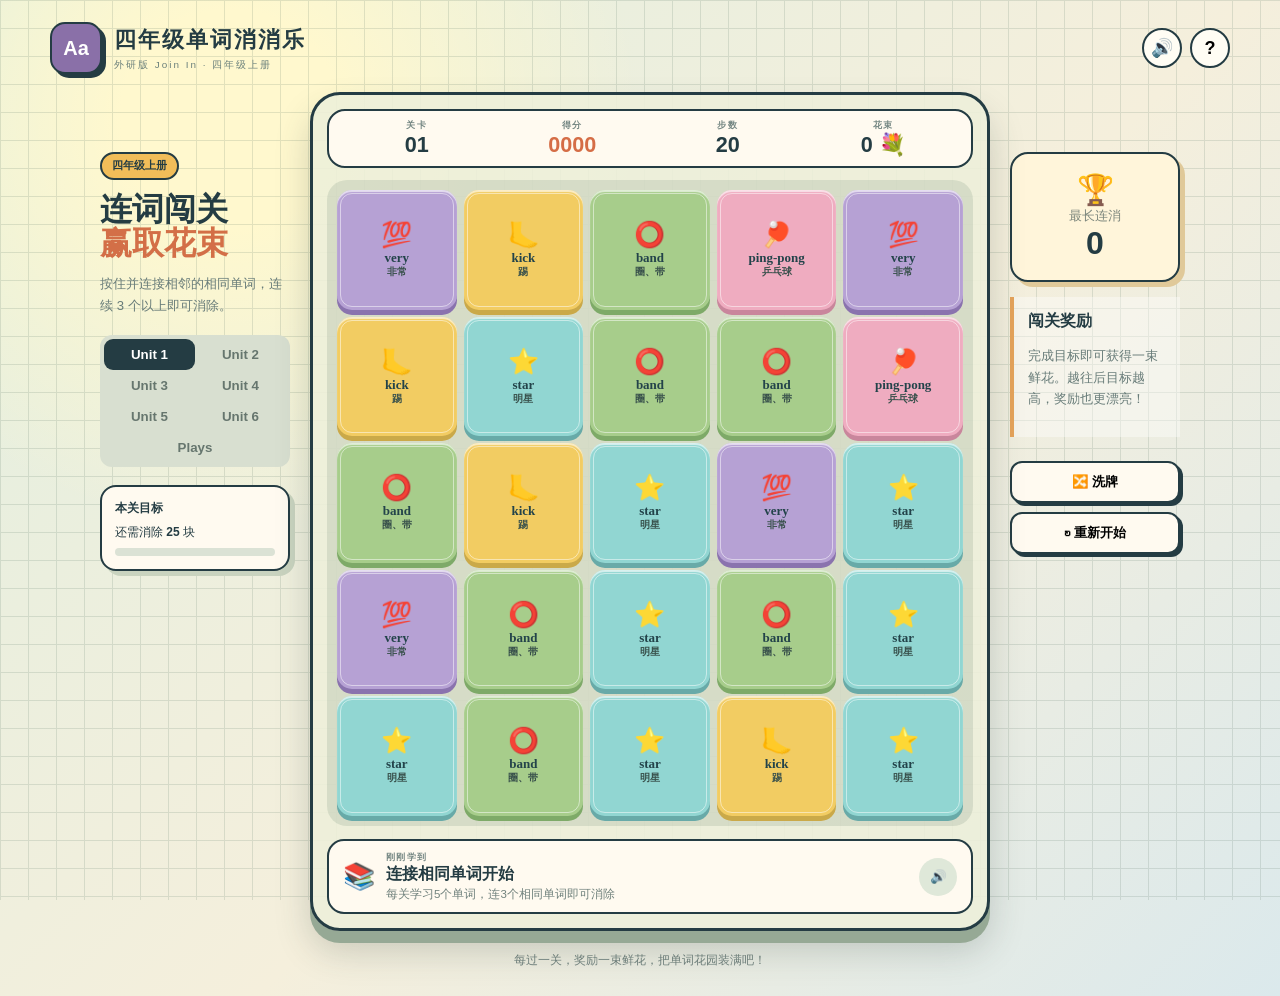
<file: index.html>
<!doctype html><html lang="zh-CN"><head><meta charset="UTF-8"><meta name="viewport" content="width=device-width,initial-scale=1,viewport-fit=cover"><meta name="theme-color" content="#e9f0dd"><meta name="apple-mobile-web-app-capable" content="yes"><meta name="apple-mobile-web-app-title" content="四年级单词消消乐"><title>四年级单词消消乐</title><link rel="manifest" href="manifest.webmanifest"><link rel="icon" href="app-icon.svg"><link rel="stylesheet" href="styles.css"></head><body>
<main class="shell"><header><div class="brand"><span class="logo">Aa</span><div><h1>四年级单词消消乐</h1><small>外研版 Join In · 四年级上册</small></div></div><div class="header-actions"><button id="sound">🔊</button><button id="help">?</button></div></header>
<section class="game-wrap"><aside class="side left"><span class="tag">四年级上册</span><h2>连词闯关<br><em>赢取花束</em></h2><p>按住并连接相邻的相同单词，连续 3 个以上即可消除。</p><div class="level-switch"><button class="active" data-level="unit1">Unit 1</button><button data-level="unit2">Unit 2</button><button data-level="unit3">Unit 3</button><button data-level="unit4">Unit 4</button><button data-level="unit5">Unit 5</button><button data-level="unit6">Unit 6</button><button data-level="plays">Plays</button></div><div class="mission"><b>本关目标</b><span>还需消除 <strong id="target">30</strong> 块</span><div><i id="missionBar"></i></div></div></aside>
<section class="board-card"><div class="scorebar"><div><small>关卡</small><strong id="round">01</strong></div><div class="score"><small>得分</small><strong id="score">0000</strong></div><div><small>步数</small><strong id="moves">20</strong></div><div><small>花束</small><strong id="bouquets">0 💐</strong></div></div><div id="combo" class="combo">+3 消除!</div><div id="board" class="board"></div><div class="learn-strip"><span id="learnIcon">📚</span><div><small>刚刚学到</small><b id="learnWord">连接相同单词开始</b><p id="learnMeaning">每次消除都会朗读并复习单词</p></div><button id="speak">🔊</button></div></section>
<aside class="side right"><div class="streak"><span>🏆</span><small>最长连消</small><strong id="best">0</strong></div><div class="tips"><b>闯关奖励</b><p>完成目标即可获得一束鲜花。越往后目标越高，奖励也更漂亮！</p></div><button id="shuffle">🔀 洗牌</button><button id="restart">↻ 重新开始</button></aside></section><footer>每过一关，奖励一束鲜花，把单词花园装满吧！</footer></main>
<div id="modal" class="modal hidden"><div class="modal-card reward-card"><div id="flowerBurst" class="flower-burst">🌷🌻<span>💐</span>🌸🌹</div><small>闯关奖励</small><h2 id="modalTitle">通关成功！</h2><p id="modalText"></p><div id="rewardCount" class="reward-count"></div><button id="next">领取花束，下一关 →</button></div></div>
<div id="guide" class="modal hidden"><div class="modal-card guide"><div>🧩</div><h2>怎么玩？</h2><p>找到相邻的相同单词，按住其中一个并拖动一小段；只要3个相同单词彼此挨着就能消除，横着、竖着、斜着或拐弯都可以。</p><button id="closeGuide">知道了</button></div></div><script src="app.js?v=28"></script><script>if('serviceWorker'in navigator)addEventListener('load',()=>navigator.serviceWorker.register('sw.js?v=28'))</script></body></html>
</file>
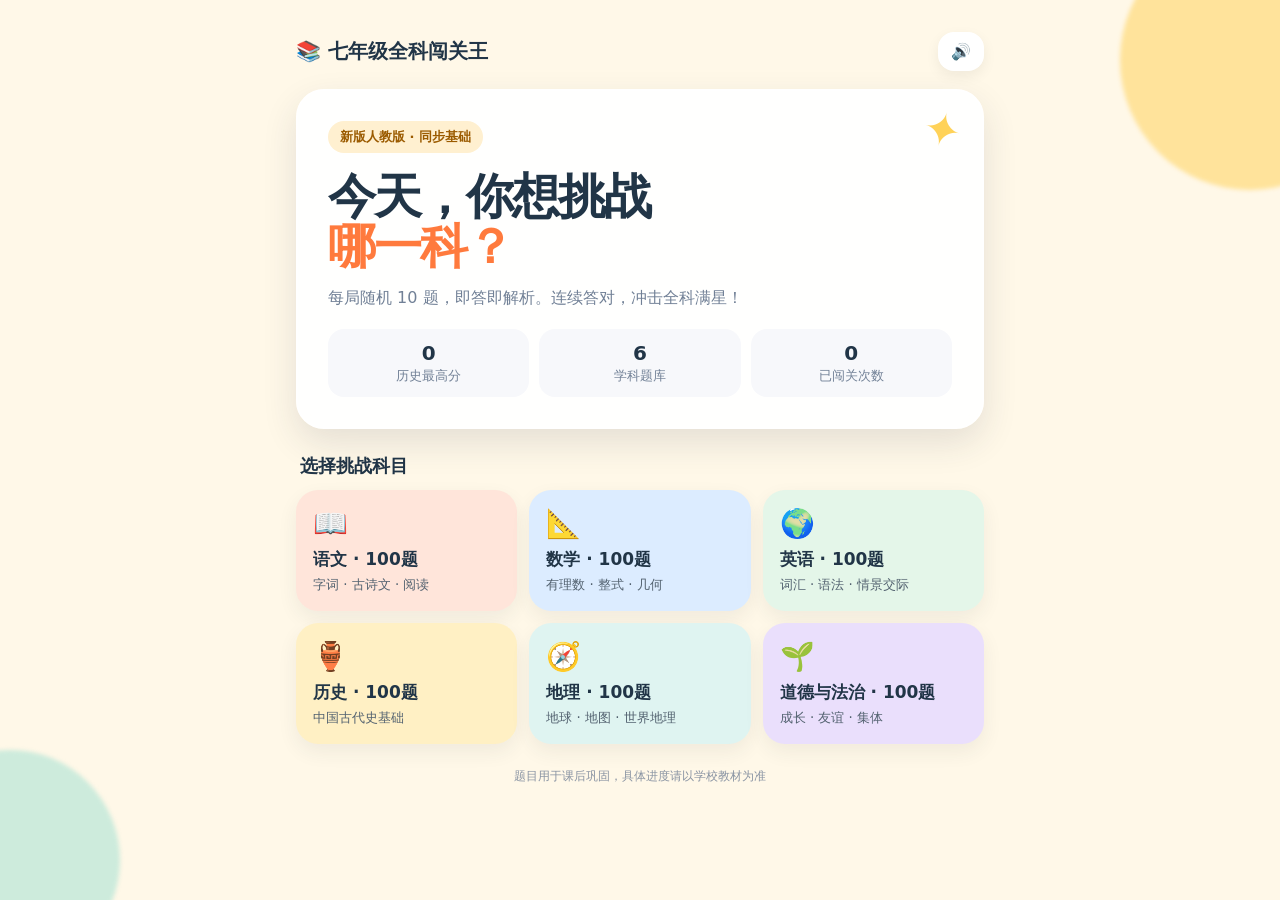
<file: grade7-quiz/index.html>
<!doctype html>
<html lang="zh-CN">
<head>
  <meta charset="UTF-8" />
  <meta name="viewport" content="width=device-width, initial-scale=1, viewport-fit=cover" />
  <meta name="theme-color" content="#fff8e8" />
  <title>七年级全科闯关王</title>
  <meta name="description" content="语文、数学、英语、历史、地理、道德与法治六科选择题闯关小游戏" />
  <style>
    :root{--ink:#213547;--muted:#718096;--paper:#fffdf6;--orange:#ff7a3d;--yellow:#ffd95a;--green:#49b88a;--blue:#5b8def;--red:#f06464;--shadow:0 14px 35px rgba(44,52,72,.12)}
    *{box-sizing:border-box} body{margin:0;color:var(--ink);font-family:"PingFang SC","Microsoft YaHei",system-ui,sans-serif;background:#fff8e8;min-height:100vh;overflow-x:hidden}
    body:before,body:after{content:"";position:fixed;border-radius:50%;z-index:-1;filter:blur(2px)} body:before{width:260px;height:260px;background:#ffe39b;right:-100px;top:-70px} body:after{width:220px;height:220px;background:#cdebdc;left:-100px;bottom:-70px}
    button{font:inherit}.app{max-width:720px;margin:auto;padding:20px 16px calc(26px + env(safe-area-inset-bottom))}.topbar{display:flex;align-items:center;justify-content:space-between;margin-bottom:18px}.brand{font-weight:900;font-size:20px}.sound{border:0;background:#fff;border-radius:16px;padding:10px 13px;box-shadow:0 5px 14px #00000010;cursor:pointer}
    .card{background:rgba(255,255,255,.92);border:2px solid #fff;border-radius:28px;box-shadow:var(--shadow);padding:24px;backdrop-filter:blur(8px)}
    .hero{position:relative;overflow:hidden}.hero:after{content:"✦";position:absolute;right:20px;top:12px;color:#ffd258;font-size:46px;transform:rotate(14deg)}
    .eyebrow{display:inline-block;background:#fff0d0;color:#9b5b00;border-radius:99px;padding:7px 12px;font-size:13px;font-weight:800}.hero h1{font-size:clamp(30px,8vw,48px);line-height:1.05;margin:18px 0 12px;letter-spacing:-2px}.hero h1 span{color:var(--orange)}.hero p{color:var(--muted);line-height:1.7;margin:0 0 18px}.stats{display:flex;gap:10px}.stat{flex:1;background:#f7f8fb;border-radius:16px;padding:12px;text-align:center}.stat b{display:block;font-size:20px}.stat small{color:var(--muted)}
    h2{font-size:18px;margin:25px 4px 12px}.subjects{display:grid;grid-template-columns:repeat(2,1fr);gap:12px}.subject{border:0;text-align:left;border-radius:22px;padding:17px;color:var(--ink);cursor:pointer;min-height:112px;transition:.18s transform,.18s box-shadow;box-shadow:0 8px 20px #30384912}.subject:active{transform:scale(.97)}.subject:last-child{grid-column:1/-1}.subject .icon{font-size:28px;display:block;margin-bottom:8px}.subject b{font-size:17px}.subject small{display:block;margin-top:5px;color:#536270}.chinese{background:#ffe5da}.math{background:#dcecff}.english{background:#e4f6e9}.history{background:#fff0c4}.geography{background:#dff4f1}.morality{background:#eadffc}
    .footer-note{text-align:center;color:#8a94a3;font-size:12px;margin:24px 0}.hidden{display:none!important}.level-grid{display:grid;grid-template-columns:repeat(2,1fr);gap:12px}.level{border:2px solid #edf0f4;background:#fff;border-radius:20px;padding:16px;text-align:left;cursor:pointer;box-shadow:0 7px 18px #3038490d}.level b{display:block;font-size:17px}.level small{display:block;color:var(--muted);margin-top:5px}.level.done{border-color:#70cfa7;background:#f0fbf6}.level.locked{opacity:.45;cursor:not-allowed}.bouquet{font-size:54px;margin:8px 0;animation:bob 1.6s ease-in-out infinite}.flower-count{background:#fff3d6;color:#8a5b00;border-radius:99px;padding:7px 12px;font-weight:900;font-size:13px}
    .game-head{display:flex;gap:12px;align-items:center;margin-bottom:16px}.back{border:0;background:#fff;border-radius:14px;width:44px;height:44px;cursor:pointer;box-shadow:0 5px 12px #0000000d}.progress-wrap{flex:1}.progress-meta{display:flex;justify-content:space-between;font-weight:800;font-size:13px;margin-bottom:7px}.progress{height:10px;border-radius:99px;background:#e9edf2;overflow:hidden}.progress i{display:block;height:100%;background:linear-gradient(90deg,var(--orange),var(--yellow));width:10%;border-radius:99px;transition:.35s}
    .qtag{font-size:13px;color:var(--orange);font-weight:900}.question{font-size:22px;line-height:1.55;margin:12px 0 20px}.options{display:grid;gap:11px}.option{display:flex;align-items:center;gap:12px;width:100%;border:2px solid #edf0f4;background:#fff;border-radius:18px;padding:14px;text-align:left;color:var(--ink);cursor:pointer;transition:.18s}.option:hover{border-color:#ffd0b5}.option:disabled{cursor:default}.letter{display:grid;place-items:center;min-width:34px;height:34px;border-radius:12px;background:#f2f4f7;font-weight:900}.option.correct{border-color:var(--green);background:#edf9f3}.option.correct .letter{background:var(--green);color:#fff}.option.wrong{border-color:var(--red);background:#fff0f0}.option.wrong .letter{background:var(--red);color:#fff}
    .explain{margin-top:16px;padding:14px;background:#f7f8fa;border-radius:16px;line-height:1.55;font-size:14px}.explain b{color:var(--green)}.next{width:100%;margin-top:16px;border:0;border-radius:18px;background:var(--ink);color:#fff;padding:15px;font-weight:900;font-size:16px;cursor:pointer}
    .result{text-align:center}.trophy{font-size:68px;animation:bob 1.6s ease-in-out infinite}@keyframes bob{50%{transform:translateY(-8px)}}.result h1{margin:5px 0}.score-ring{width:148px;height:148px;border-radius:50%;margin:20px auto;display:grid;place-items:center;background:conic-gradient(var(--orange) var(--pct),#edf0f4 0);position:relative}.score-ring:after{content:"";position:absolute;inset:12px;border-radius:50%;background:#fff}.score-ring div{z-index:1}.score-ring b{display:block;font-size:34px}.stars{font-size:30px;letter-spacing:5px}.actions{display:grid;grid-template-columns:1fr 1fr;gap:10px;margin-top:22px}.actions button{border:0;border-radius:17px;padding:14px;font-weight:900;cursor:pointer}.again{background:var(--orange);color:#fff}.home{background:#eef1f5;color:var(--ink)}
    .toast{position:fixed;left:50%;bottom:30px;transform:translate(-50%,20px);background:#213547;color:#fff;padding:11px 18px;border-radius:99px;font-size:13px;opacity:0;pointer-events:none;transition:.25s}.toast.show{opacity:1;transform:translate(-50%,0)}
    @media(min-width:600px){.subjects{grid-template-columns:repeat(3,1fr)}.subject:last-child{grid-column:auto}.card{padding:30px}.app{padding-top:32px}}
  </style>
</head>
<body>
<main class="app">
  <header class="topbar"><div class="brand">📚 七年级全科闯关王</div><button class="sound" id="soundBtn" aria-label="开关音效">🔊</button></header>
  <section id="homeScreen">
    <div class="card hero"><span class="eyebrow">新版人教版 · 同步基础</span><h1>今天，你想挑战<br><span>哪一科？</span></h1><p>每局随机 10 题，即答即解析。连续答对，冲击全科满星！</p><div class="stats"><div class="stat"><b id="bestScore">0</b><small>历史最高分</small></div><div class="stat"><b>6</b><small>学科题库</small></div><div class="stat"><b id="played">0</b><small>已闯关次数</small></div></div></div>
    <h2>选择挑战科目</h2>
    <div class="subjects">
      <button class="subject chinese" data-subject="语文"><span class="icon">📖</span><b>语文 · 100题</b><small>字词 · 古诗文 · 阅读</small></button>
      <button class="subject math" data-subject="数学"><span class="icon">📐</span><b>数学 · 100题</b><small>有理数 · 整式 · 几何</small></button>
      <button class="subject english" data-subject="英语"><span class="icon">🌍</span><b>英语 · 100题</b><small>词汇 · 语法 · 情景交际</small></button>
      <button class="subject history" data-subject="历史"><span class="icon">🏺</span><b>历史 · 100题</b><small>中国古代史基础</small></button>
      <button class="subject geography" data-subject="地理"><span class="icon">🧭</span><b>地理 · 100题</b><small>地球 · 地图 · 世界地理</small></button>
      <button class="subject morality" data-subject="道德与法治"><span class="icon">🌱</span><b>道德与法治 · 100题</b><small>成长 · 友谊 · 集体</small></button>
    </div><p class="footer-note">题目用于课后巩固，具体进度请以学校教材为准</p>
  </section>
  <section id="levelScreen" class="hidden"><div class="game-head"><button class="back" id="levelBack">←</button><div><b id="levelSubject"></b><div style="color:var(--muted);font-size:13px;margin-top:3px">每关10题，通关奖励一束花</div></div><span class="flower-count" id="flowerCount">💐 0</span></div><div class="card"><h1 style="margin-top:0">选择关卡</h1><div class="level-grid" id="levelGrid"></div></div></section>
  <section id="gameScreen" class="hidden"><div class="game-head"><button class="back" id="backBtn">←</button><div class="progress-wrap"><div class="progress-meta"><span id="subjectName"></span><span id="counter"></span></div><div class="progress"><i id="progressBar"></i></div></div></div><div class="card"><div class="qtag" id="qtag"></div><h1 class="question" id="question"></h1><div class="options" id="options"></div><div class="explain hidden" id="explain"></div><button class="next hidden" id="nextBtn">下一题 →</button></div></section>
  <section id="resultScreen" class="hidden"><div class="card result"><div class="bouquet" id="bouquet">💐</div><h1 id="resultTitle">闯关完成！</h1><p id="resultSub"></p><div class="score-ring" id="scoreRing"><div><b id="finalScore">0</b><small>分</small></div></div><div class="stars" id="stars"></div><p id="rewardText" style="font-weight:900;color:var(--green)"></p><div class="actions"><button class="again" id="againBtn">再闯本关</button><button class="home" id="homeBtn">关卡地图</button></div></div></section>
</main><div class="toast" id="toast"></div>
<script>
const bank={
'语文':[
{q:'“酝酿”中“酿”的正确读音是？',o:['liàng','niàng','ráng','nàng'],a:1,e:'“酝酿”读作 yùn niàng，比喻做准备工作。'},
{q:'下列词语书写完全正确的一项是？',o:['花枝招展','翻来复去','截然不同','人声顶沸'],a:0,e:'“翻来覆去”“人声鼎沸”才是正确写法。'},
{q:'“我寄愁心与明月，随君直到夜郎西”的作者是？',o:['杜甫','李白','王湾','曹操'],a:1,e:'诗句出自李白《闻王昌龄左迁龙标遥有此寄》。'},
{q:'下列句子使用比喻修辞的是？',o:['盼望着，盼望着。','春天像刚落地的娃娃。','山朗润起来了。','太阳的脸红起来了。'],a:1,e:'把“春天”比作“刚落地的娃娃”，是明喻。'},
{q:'《论语》主要记录了谁及其弟子的言行？',o:['老子','孔子','孟子','庄子'],a:1,e:'《论语》是记录孔子及其弟子言行的语录体著作。'},
{q:'“海日生残夜”的下一句是？',o:['江春入旧年','归雁洛阳边','风正一帆悬','行舟绿水前'],a:0,e:'出自王湾《次北固山下》：海日生残夜，江春入旧年。'},
{q:'“温故而知新，可以为师矣”中“故”指什么？',o:['原因','旧的知识','故乡','故事'],a:1,e:'“温故”指温习学过的知识。'},
{q:'下列属于敬辞的是？',o:['家父','舍弟','令尊','小女'],a:2,e:'“令尊”是对对方父亲的尊称；其余是谦辞。'},
{q:'《济南的冬天》的作者是？',o:['朱自清','冰心','老舍','鲁迅'],a:2,e:'《济南的冬天》是老舍创作的写景散文。'},
{q:'“逝者如斯夫，不舍昼夜”中的“斯”指？',o:['时间','河水','孔子','太阳'],a:1,e:'孔子站在河边感叹，句中“斯”指流逝的河水。'},
{q:'“油蛉在这里低唱，蟋蟀们在这里弹琴”使用了什么修辞？',o:['拟人','排比','反问','夸张'],a:0,e:'“低唱”“弹琴”赋予昆虫人的动作，是拟人。'},
{q:'下列标点使用正确的是？',o:['你去过北京吗。','今天真冷啊？','我们要带铅笔、橡皮和尺子。','老师说：“请坐”。'],a:2,e:'并列词语之间用顿号，句末用句号，第三项正确。'}],
'数学':[
{q:'−3 的相反数是？',o:['−3','3','1/3','−1/3'],a:1,e:'只有符号不同的两个数互为相反数，所以 −3 的相反数是 3。'},
{q:'计算：−2 + 5 =？',o:['−7','−3','3','7'],a:2,e:'异号两数相加，取绝对值较大数的符号，5−2=3。'},
{q:'绝对值等于 4 的数有几个？',o:['0个','1个','2个','4个'],a:2,e:'|4|=4，|−4|=4，所以有 2 个。'},
{q:'单项式 −3x²y 的次数是？',o:['2','3','4','−3'],a:1,e:'次数是所有字母指数之和：2+1=3。'},
{q:'若 x+3=8，则 x=？',o:['5','11','−5','−11'],a:0,e:'等式两边同时减去 3，得 x=5。'},
{q:'下列各组是同类项的是？',o:['2x与2y','3ab与−ab','x²与x','4与4x'],a:1,e:'所含字母相同，且相同字母的指数相同，才是同类项。'},
{q:'一个角是 35°，它的余角是？',o:['55°','65°','145°','325°'],a:0,e:'互为余角的两个角之和是 90°，90°−35°=55°。'},
{q:'数轴上与原点距离为 2 的点表示的数是？',o:['只有2','只有−2','2或−2','0或2'],a:2,e:'原点左右两侧距离为 2 的点分别表示 2 和 −2。'},
{q:'计算：2³ =？',o:['5','6','8','9'],a:2,e:'2³=2×2×2=8。'},
{q:'已知 a=2，则 3a−1 的值是？',o:['3','5','6','7'],a:1,e:'代入 a=2，3×2−1=5。'},
{q:'经过两点可以画出几条直线？',o:['0条','1条','2条','无数条'],a:1,e:'两点确定一条直线。'},
{q:'若 2x=10，则 x=？',o:['2','5','8','20'],a:1,e:'等式两边同时除以 2，得 x=5。'}],
'英语':[
{q:'— How are you? — ______',o:['I am fine, thanks.','Good morning.','My name is Tom.','Nice to meet you.'],a:0,e:'“How are you?”询问身体或近况，常答“I am fine, thanks.”'},
{q:'This is ______ orange.',o:['a','an','the','/'],a:1,e:'orange 以元音音素开头，表示“一个”时用 an。'},
{q:'The plural form of “box” is ______.',o:['boxs','boxes','boxies','box'],a:1,e:'以 x 结尾的可数名词，复数通常加 -es。'},
{q:'— What’s this in English? — ______ a pen.',o:['This','That','It','It’s'],a:3,e:'回答物品名称常用“It’s + 名词”。'},
{q:'My sister ______ a new schoolbag.',o:['have','has','having','is have'],a:1,e:'主语 My sister 是第三人称单数，have 变为 has。'},
{q:'Where ______ your books?',o:['is','am','are','be'],a:2,e:'主语 books 是复数，be 动词用 are。'},
{q:'I like English, ______ it is interesting.',o:['but','because','or','so'],a:1,e:'后半句说明喜欢英语的原因，用 because。'},
{q:'Which word has a different vowel sound?',o:['name','cake','map','game'],a:2,e:'name、cake、game 中 a 发 /eɪ/，map 中 a 发 /æ/。'},
{q:'Let’s ______ basketball after school.',o:['play','plays','playing','to play'],a:0,e:'Let’s 后接动词原形。'},
{q:'— ______ is your birthday? — It’s in May.',o:['What','When','Where','Who'],a:1,e:'询问时间用疑问词 When。'},
{q:'Tom and I ______ good friends.',o:['am','is','are','be'],a:2,e:'Tom and I 是复数主语，be 动词用 are。'},
{q:'The book is ______ the desk.',o:['in','on','at','for'],a:1,e:'书在桌子表面，用介词 on。'}],
'历史':[
{q:'我国境内目前已确认的最早古人类之一是？',o:['北京人','山顶洞人','元谋人','河姆渡人'],a:2,e:'元谋人距今约170万年，是我国境内目前已确认的最早古人类之一。'},
{q:'半坡居民主要种植的农作物是？',o:['水稻','粟','小麦','玉米'],a:1,e:'半坡居民生活在黄河流域，主要种植粟。'},
{q:'禹建立的中国历史上第一个王朝是？',o:['夏朝','商朝','周朝','秦朝'],a:0,e:'约公元前2070年，禹建立夏朝。'},
{q:'目前所知我国有文字可考的历史从哪个朝代开始？',o:['夏朝','商朝','西周','秦朝'],a:1,e:'商朝甲骨文已具备汉字基本结构，我国有文字可考的历史从商朝开始。'},
{q:'春秋时期第一个霸主是？',o:['秦穆公','楚庄王','齐桓公','晋文公'],a:2,e:'齐桓公任用管仲改革，成为春秋时期第一个霸主。'},
{q:'战国时期主持秦国变法的是？',o:['管仲','商鞅','李斯','韩非'],a:1,e:'公元前356年，秦孝公任用商鞅主持变法。'},
{q:'都江堰水利工程由谁主持修建？',o:['李冰','大禹','商鞅','蒙恬'],a:0,e:'战国时期，秦国蜀郡郡守李冰主持修建都江堰。'},
{q:'秦统一六国的时间是？',o:['公元前221年','公元前202年','公元221年','公元202年'],a:0,e:'公元前221年，秦王嬴政完成统一大业。'},
{q:'汉武帝为加强中央集权，采纳了谁的“推恩”建议？',o:['张骞','董仲舒','主父偃','卫青'],a:2,e:'汉武帝采纳主父偃建议，颁布“推恩令”。'},
{q:'丝绸之路开通与哪位人物出使西域密切相关？',o:['张骞','班超','蔡伦','司马迁'],a:0,e:'张骞两次出使西域，为丝绸之路的开通奠定基础。'},
{q:'被后人尊称为“医圣”的是？',o:['华佗','张仲景','扁鹊','李时珍'],a:1,e:'东汉张仲景著《伤寒杂病论》，被后人尊称为“医圣”。'},
{q:'秦始皇统一后，在全国统一使用的文字是？',o:['甲骨文','金文','小篆','楷书'],a:2,e:'秦朝统一文字，把小篆作为通用文字颁行全国。'}],
'地理':[
{q:'地球的形状是？',o:['正圆形','球体','正方体','圆柱体'],a:1,e:'地球是一个两极稍扁、赤道略鼓的不规则球体。'},
{q:'地球自转一周大约需要多长时间？',o:['24小时','一个月','半年','一年'],a:0,e:'地球绕地轴自转一周约为24小时，形成昼夜更替。'},
{q:'地球公转产生的主要地理现象是？',o:['昼夜更替','四季变化','太阳东升西落','潮汐变化'],a:1,e:'地球绕太阳公转并保持地轴倾斜，产生四季变化等现象。'},
{q:'本初子午线的经度是？',o:['0°','90°E','180°','90°W'],a:0,e:'经过英国格林尼治天文台旧址的经线被定为0°经线，也叫本初子午线。'},
{q:'赤道把地球划分为哪两个半球？',o:['东、西半球','南、北半球','昼、夜半球','海、陆半球'],a:1,e:'赤道是0°纬线，是南、北半球的分界线。'},
{q:'在地图上，通常用什么来表示方向？',o:['比例尺','图例','指向标','注记'],a:2,e:'有指向标的地图要根据指向标判断方向，箭头通常指向北方。'},
{q:'地图三要素包括方向、比例尺和什么？',o:['颜色','图例和注记','经纬网','海拔'],a:1,e:'方向、比例尺、图例和注记是地图的三要素。'},
{q:'世界上面积最大的大洲是？',o:['非洲','亚洲','北美洲','欧洲'],a:1,e:'亚洲面积约4400万平方千米，是世界上面积最大的大洲。'},
{q:'世界上面积最大的大洋是？',o:['大西洋','印度洋','北冰洋','太平洋'],a:3,e:'太平洋是世界上面积最大、最深的大洋。'},
{q:'亚洲和非洲的分界线是？',o:['巴拿马运河','苏伊士运河','白令海峡','直布罗陀海峡'],a:1,e:'苏伊士运河沟通地中海和红海，是亚洲与非洲的分界线。'},
{q:'等高线越密集，通常表示地面坡度怎样？',o:['越陡','越缓','完全平坦','无法判断'],a:0,e:'同一幅等高线地形图中，等高线越密集，坡度越陡。'},
{q:'我国陆地面积约为多少平方千米？',o:['96万','960万','1960万','9600万'],a:1,e:'我国陆地面积约960万平方千米，居世界前列。'}],
'道德与法治':[
{q:'中学生活把我们带进一个别样的天地。面对新起点，我们应？',o:['封闭自己','积极适应新生活','只关注成绩','完全依赖父母'],a:1,e:'主动适应变化、结交朋友、发展兴趣，能帮助我们开启中学新生活。'},
{q:'少年有梦，不应止于心动，更要付诸？',o:['幻想','等待','行动','抱怨'],a:2,e:'努力，是梦想与现实之间的桥梁，少年有梦更要付诸行动。'},
{q:'“知之者，不如好之者；好之者，不如乐之者”启示我们学习需要？',o:['发现并保持兴趣','只靠死记硬背','完全依赖老师','拒绝合作'],a:0,e:'学习兴趣能增强学习动力，帮助我们享受学习。'},
{q:'正确认识自己，可以？',o:['促进自我发展','让所有人喜欢自己','避免一切挫折','不再需要他人帮助'],a:0,e:'正确认识自己，有助于增强信心，更好地发展能力。'},
{q:'面对他人的评价，我们应该？',o:['一概接受','一概拒绝','客观冷静分析','立刻反驳'],a:2,e:'要重视他人的态度与评价，但也要客观冷静分析，既不盲从也不忽视。'},
{q:'友谊的特质不包括？',o:['亲密的关系','平等双向','心灵相遇','一成不变'],a:3,e:'友谊不是一成不变的，我们要学会接受友谊的淡出和新的友谊。'},
{q:'朋友之间发生冲突时，较恰当的做法是？',o:['相互辱骂','冷静沟通','立即绝交','在网上曝光'],a:1,e:'处理冲突需要保持冷静、坦诚交流，寻找彼此都能接受的解决方式。'},
{q:'网上交友需要我们？',o:['毫无保留','慎重选择并保护隐私','随意见面','只说假话'],a:1,e:'虚拟世界的交往有不确定因素，要有自我保护意识，慎重选择。'},
{q:'面对老师的批评，我们应？',o:['理解老师的良苦用心','当众顶撞','从此逃课','怀恨在心'],a:0,e:'批评意味着关心、提醒和劝诫，理解老师有助于改进自己。'},
{q:'孝亲敬长是？',o:['成年后的事','只给父母物质帮助','中华民族的传统美德','考试时才做的事'],a:2,e:'孝亲敬长是中华民族的传统美德，也是每个中国公民的法定义务。'},
{q:'集体生活中，个人意愿与集体规则冲突时应？',o:['无视规则','理解规则的合理性','马上退出集体','煽动他人反对'],a:1,e:'通常应让个人意愿服从集体共同要求，并通过恰当方式提出改进建议。'},
{q:'生命是宝贵的，我们对生命应持有的态度是？',o:['漠视生命','敬畏生命','只珍爱自己的生命','随意冒险'],a:1,e:'生命价值高于一切，敬畏生命既要珍爱自己，也要关怀他人。'}]
};
let subject='',questions=[],index=0,score=0,sound=true,locked=false,currentLevel=1;
const $=s=>document.querySelector(s), home=$('#homeScreen'),levels=$('#levelScreen'),game=$('#gameScreen'),result=$('#resultScreen');
function beep(ok=true){if(!sound)return;try{const c=new (window.AudioContext||window.webkitAudioContext)(),o=c.createOscillator(),g=c.createGain();o.frequency.value=ok?660:190;g.gain.setValueAtTime(.08,c.currentTime);g.gain.exponentialRampToValueAtTime(.001,c.currentTime+.18);o.connect(g).connect(c.destination);o.start();o.stop(c.currentTime+.18)}catch(e){}}
function shuffle(a){return [...a].sort(()=>Math.random()-.5)}
function show(which){[home,levels,game,result].forEach(x=>x.classList.add('hidden'));which.classList.remove('hidden');scrollTo({top:0,behavior:'smooth'})}
function updateStats(){bestScore.textContent=localStorage.g7best||0;played.textContent=localStorage.g7played||0} updateStats();
document.querySelectorAll('.subject').forEach(b=>b.onclick=()=>openLevels(b.dataset.subject));
function progress(){try{return JSON.parse(localStorage.g7progress||'{}')}catch(e){return {}}}
function openLevels(s){subject=s;levelSubject.textContent=`${s} · 100题闯关`;const p=progress(),done=p[s]||0;flowerCount.textContent=`💐 ${done}`;levelGrid.innerHTML='';for(let n=1;n<=10;n++){const b=document.createElement('button');const unlocked=n<=done+1;b.className='level '+(n<=done?'done ':'')+(unlocked?'':'locked');b.innerHTML=`<b>${n<=done?'✅ ':unlocked?'🚩 ':'🔒 '}第 ${n} 关</b><small>第 ${(n-1)*10+1}—${n*10} 题 ${n<=done?'· 已获花束':''}</small>`;b.onclick=()=>unlocked&&startLevel(n);levelGrid.appendChild(b)}show(levels)}
function make100(s){const src=bank[s],out=[];for(let i=0;i<100;i++){const base=src[i%src.length];out.push({...base,q:`${base.q}`,id:i+1})}return out}
function startLevel(n){currentLevel=n;const all=make100(subject);questions=all.slice((n-1)*10,n*10);index=0;score=0;show(game);render()}
function render(){locked=false;const x=questions[index];subjectName.textContent=`${subject} · 第${currentLevel}关`;counter.textContent=`${index+1} / 10`;progressBar.style.width=`${(index+1)*10}%`;qtag.textContent=`第 ${x.id} 题 · 全科题库`;question.textContent=x.q;explain.classList.add('hidden');nextBtn.classList.add('hidden');options.innerHTML='';x.o.forEach((t,i)=>{const b=document.createElement('button');b.className='option';b.innerHTML=`<span class="letter">${'ABCD'[i]}</span><span>${t}</span>`;b.onclick=()=>answer(i,b);options.appendChild(b)})}
function answer(i,btn){if(locked)return;locked=true;const x=questions[index],all=[...options.children];all.forEach(b=>b.disabled=true);all[x.a].classList.add('correct');if(i===x.a){score+=10;beep(true);toast('答对啦！+10 分 🎉')}else{btn.classList.add('wrong');beep(false)}explain.innerHTML=`<b>${i===x.a?'回答正确！':'正确答案：'+ 'ABCD'[x.a]}</b><br>${x.e}`;explain.classList.remove('hidden');nextBtn.textContent=index===9?'查看成绩':'下一题 →';nextBtn.classList.remove('hidden')}
nextBtn.onclick=()=>{index++;index<10?render():finish()};
function finish(){const playedN=Number(localStorage.g7played||0)+1;localStorage.g7played=playedN;localStorage.g7best=Math.max(score,Number(localStorage.g7best||0));const p=progress(),wasDone=(p[subject]||0)>=currentLevel,passed=score===100;if(passed&&!wasDone&&currentLevel===(p[subject]||0)+1){p[subject]=currentLevel;localStorage.g7progress=JSON.stringify(p)}finalScore.textContent=score;scoreRing.style.setProperty('--pct',score+'%');let n=score>=90?3:score>=70?2:score>=60?1:0;stars.textContent='★'.repeat(n)+'☆'.repeat(3-n);resultTitle.textContent=passed?'第 '+currentLevel+' 关通关！':'还差一点点！';resultSub.textContent=`${subject} · 答对 ${score/10} 题，共 10 题`;bouquet.textContent=passed?'💐':'🌱';rewardText.textContent=passed?(wasDone?'本关已通过，花束已经收藏':'恭喜获得一束花！'):'10题全部答对才能通关并获得花束';updateStats();show(result)}
againBtn.onclick=()=>startLevel(currentLevel);homeBtn.onclick=()=>openLevels(subject);levelBack.onclick=()=>show(home);backBtn.onclick=()=>{if(confirm('确定退出本关吗？当前成绩不会保存。'))openLevels(subject)};
soundBtn.onclick=()=>{sound=!sound;soundBtn.textContent=sound?'🔊':'🔇';toast(sound?'音效已开启':'音效已关闭')};
function toast(t){const el=$('#toast');el.textContent=t;el.classList.add('show');setTimeout(()=>el.classList.remove('show'),1200)}
</script></body></html>
</file>
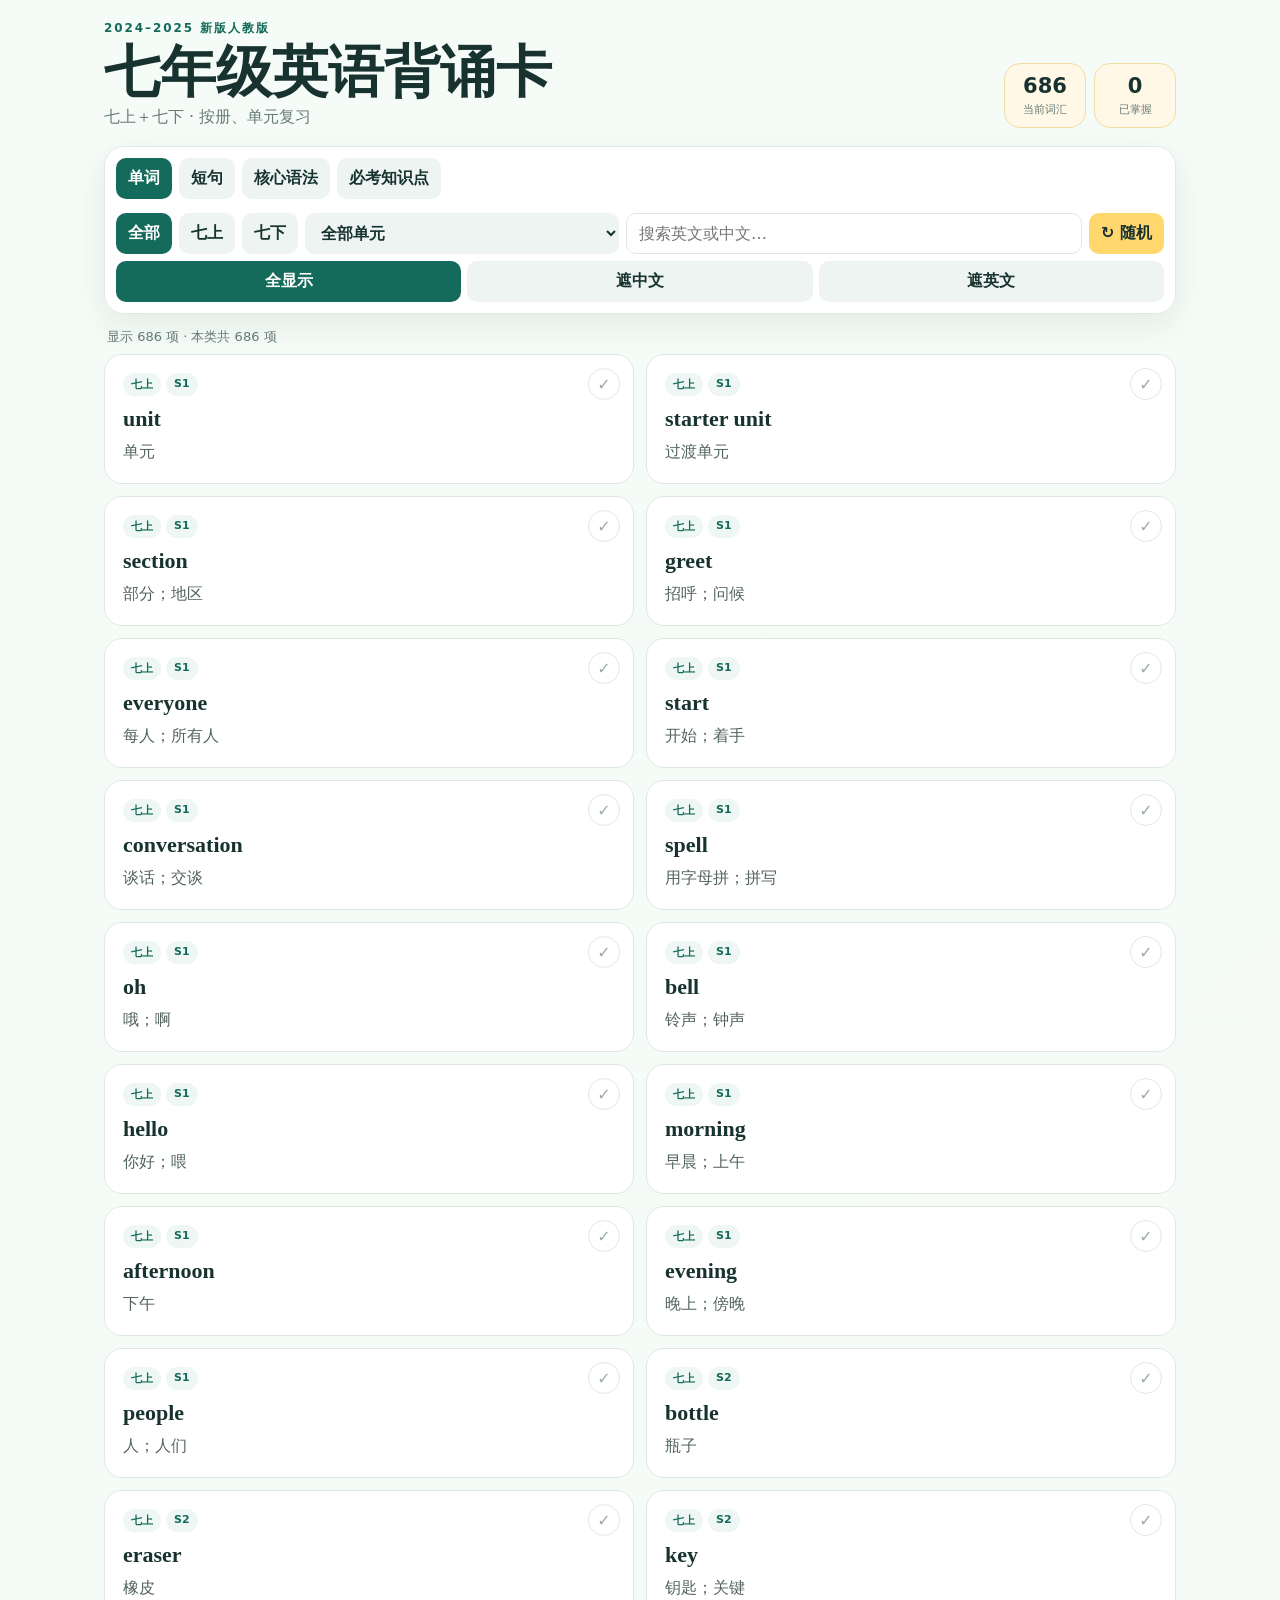
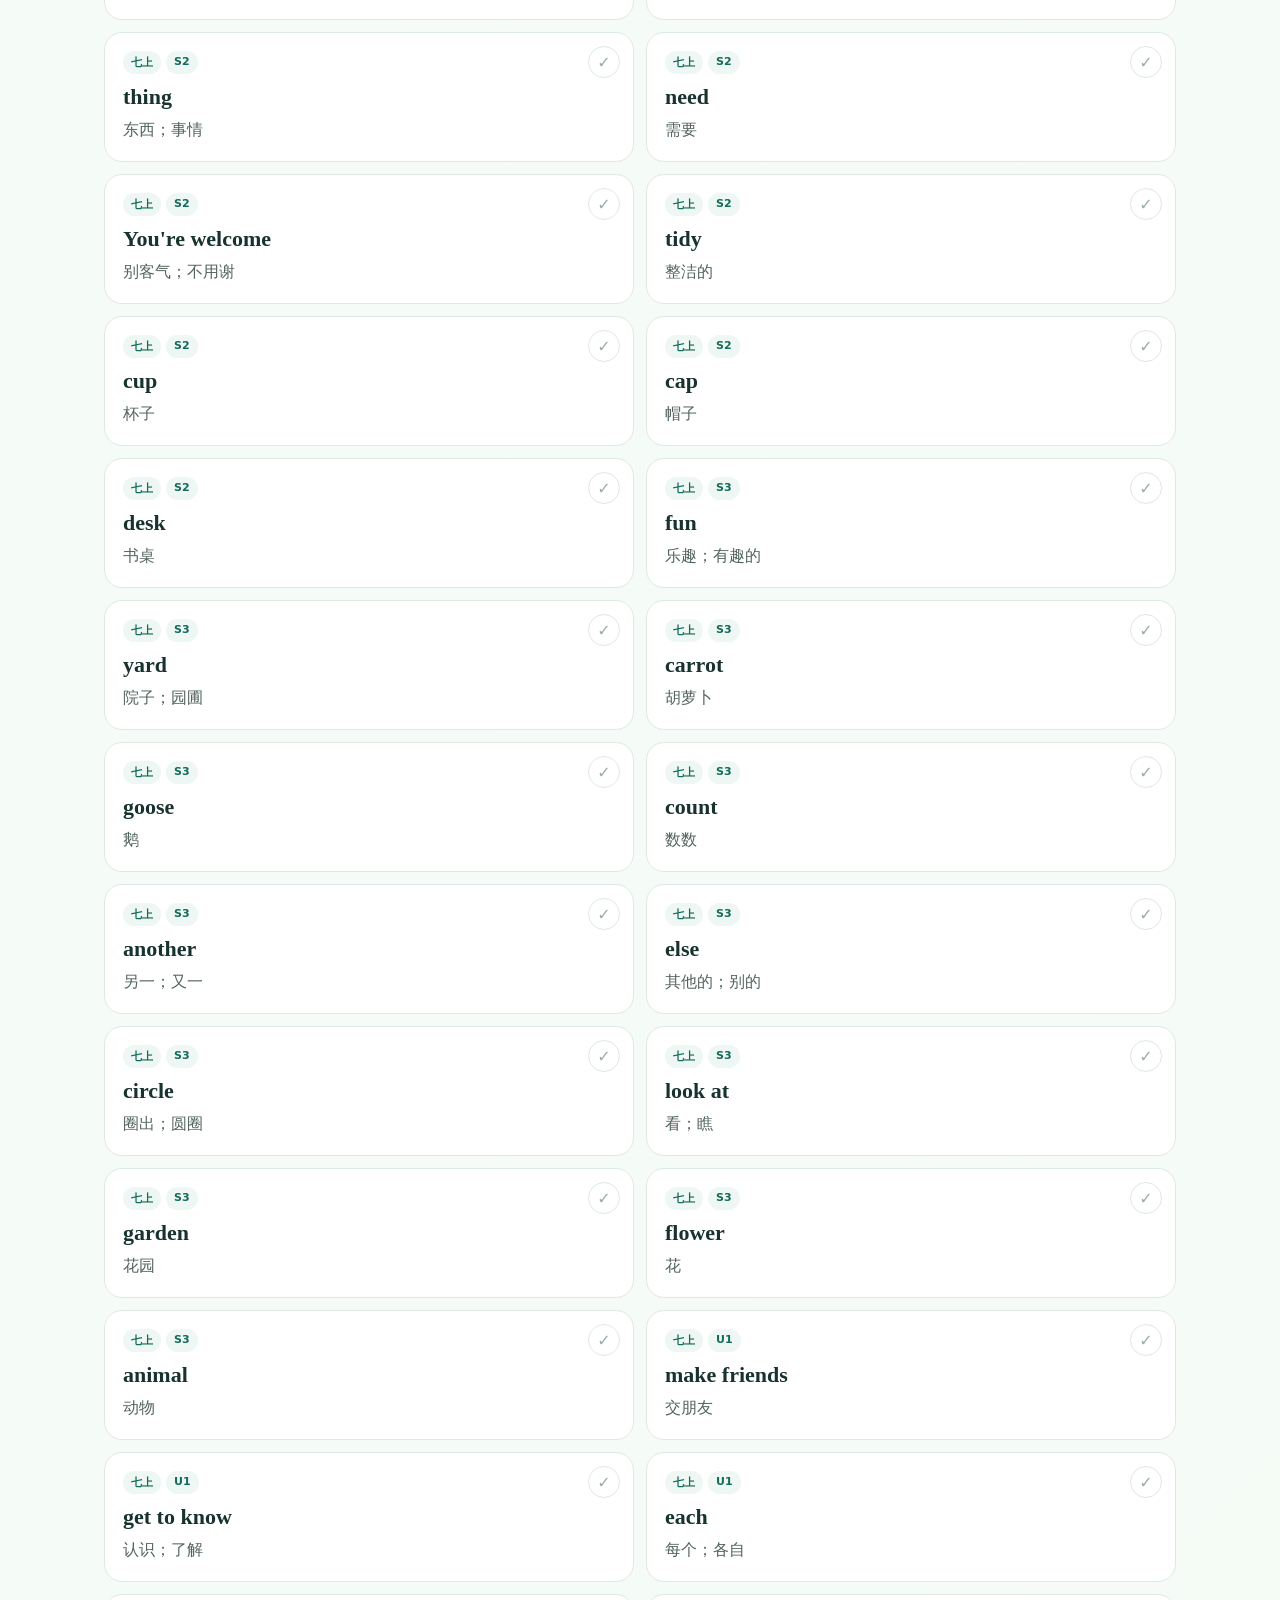
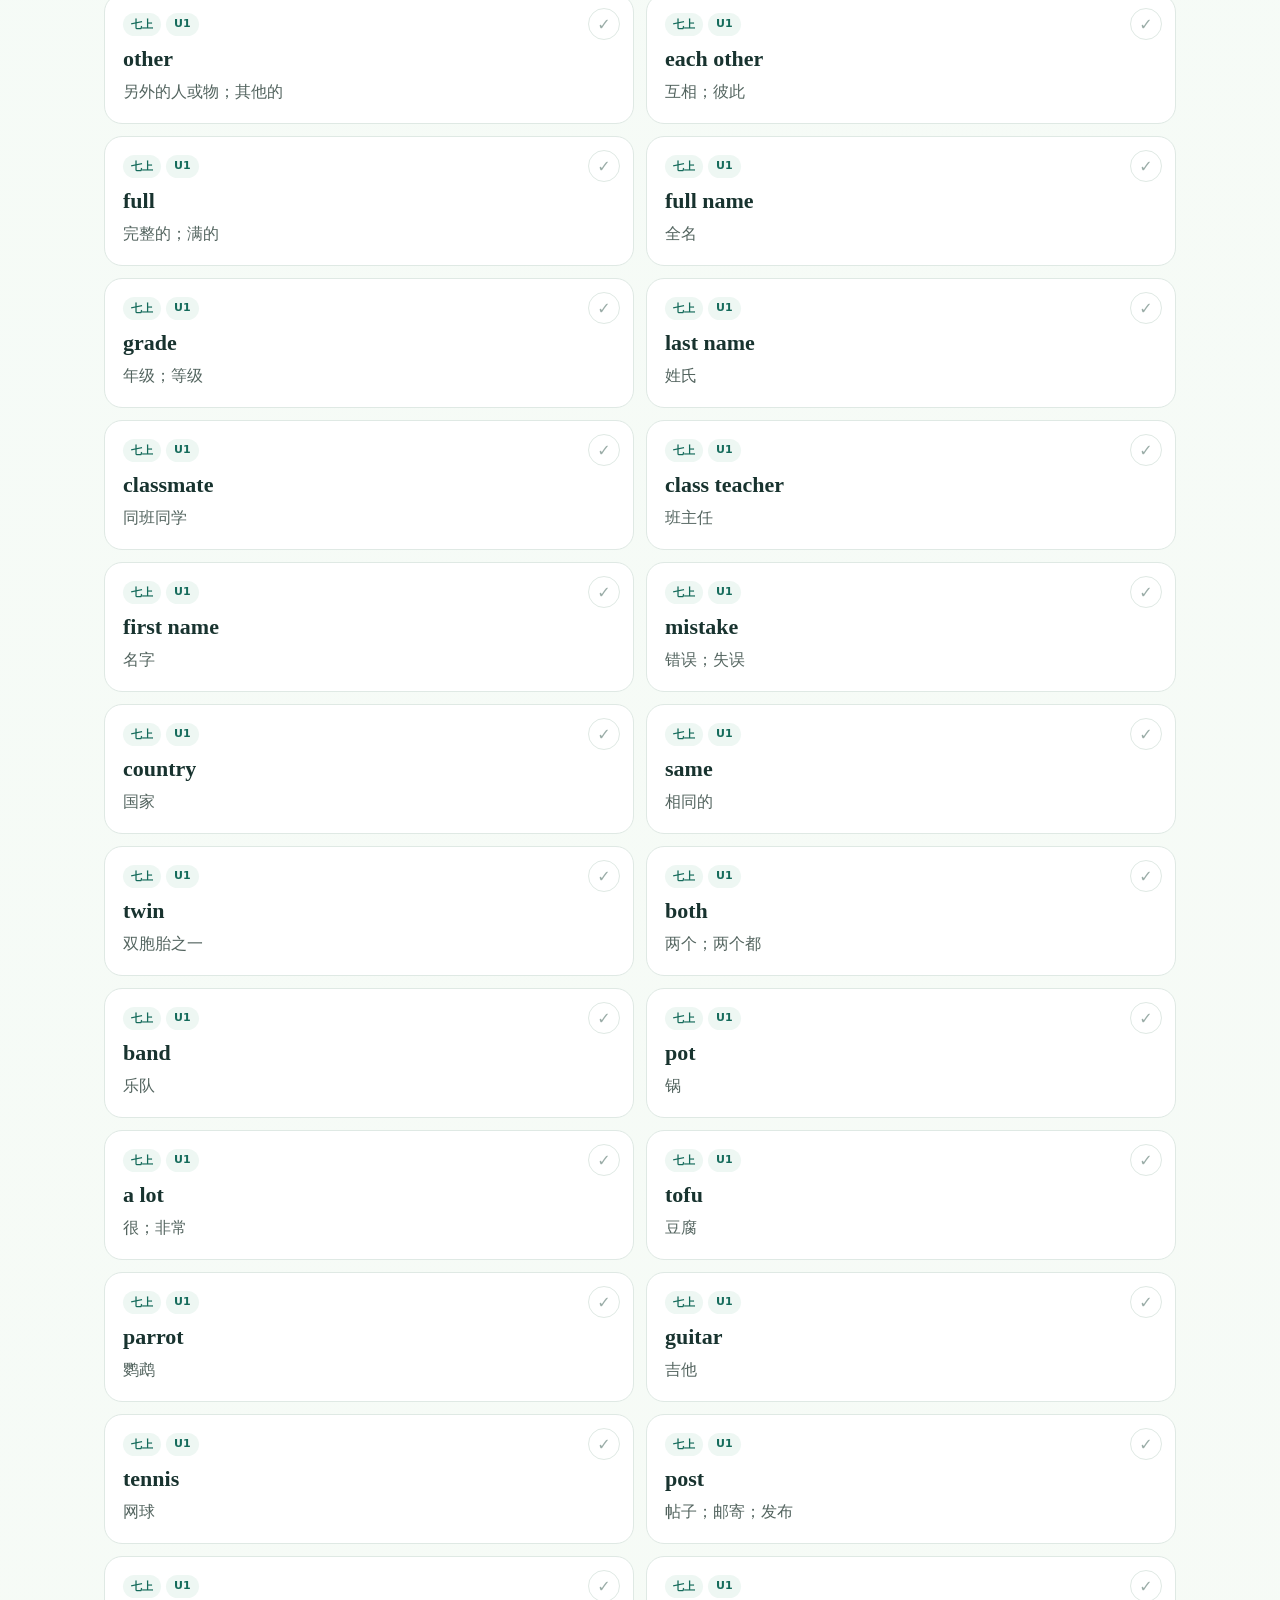
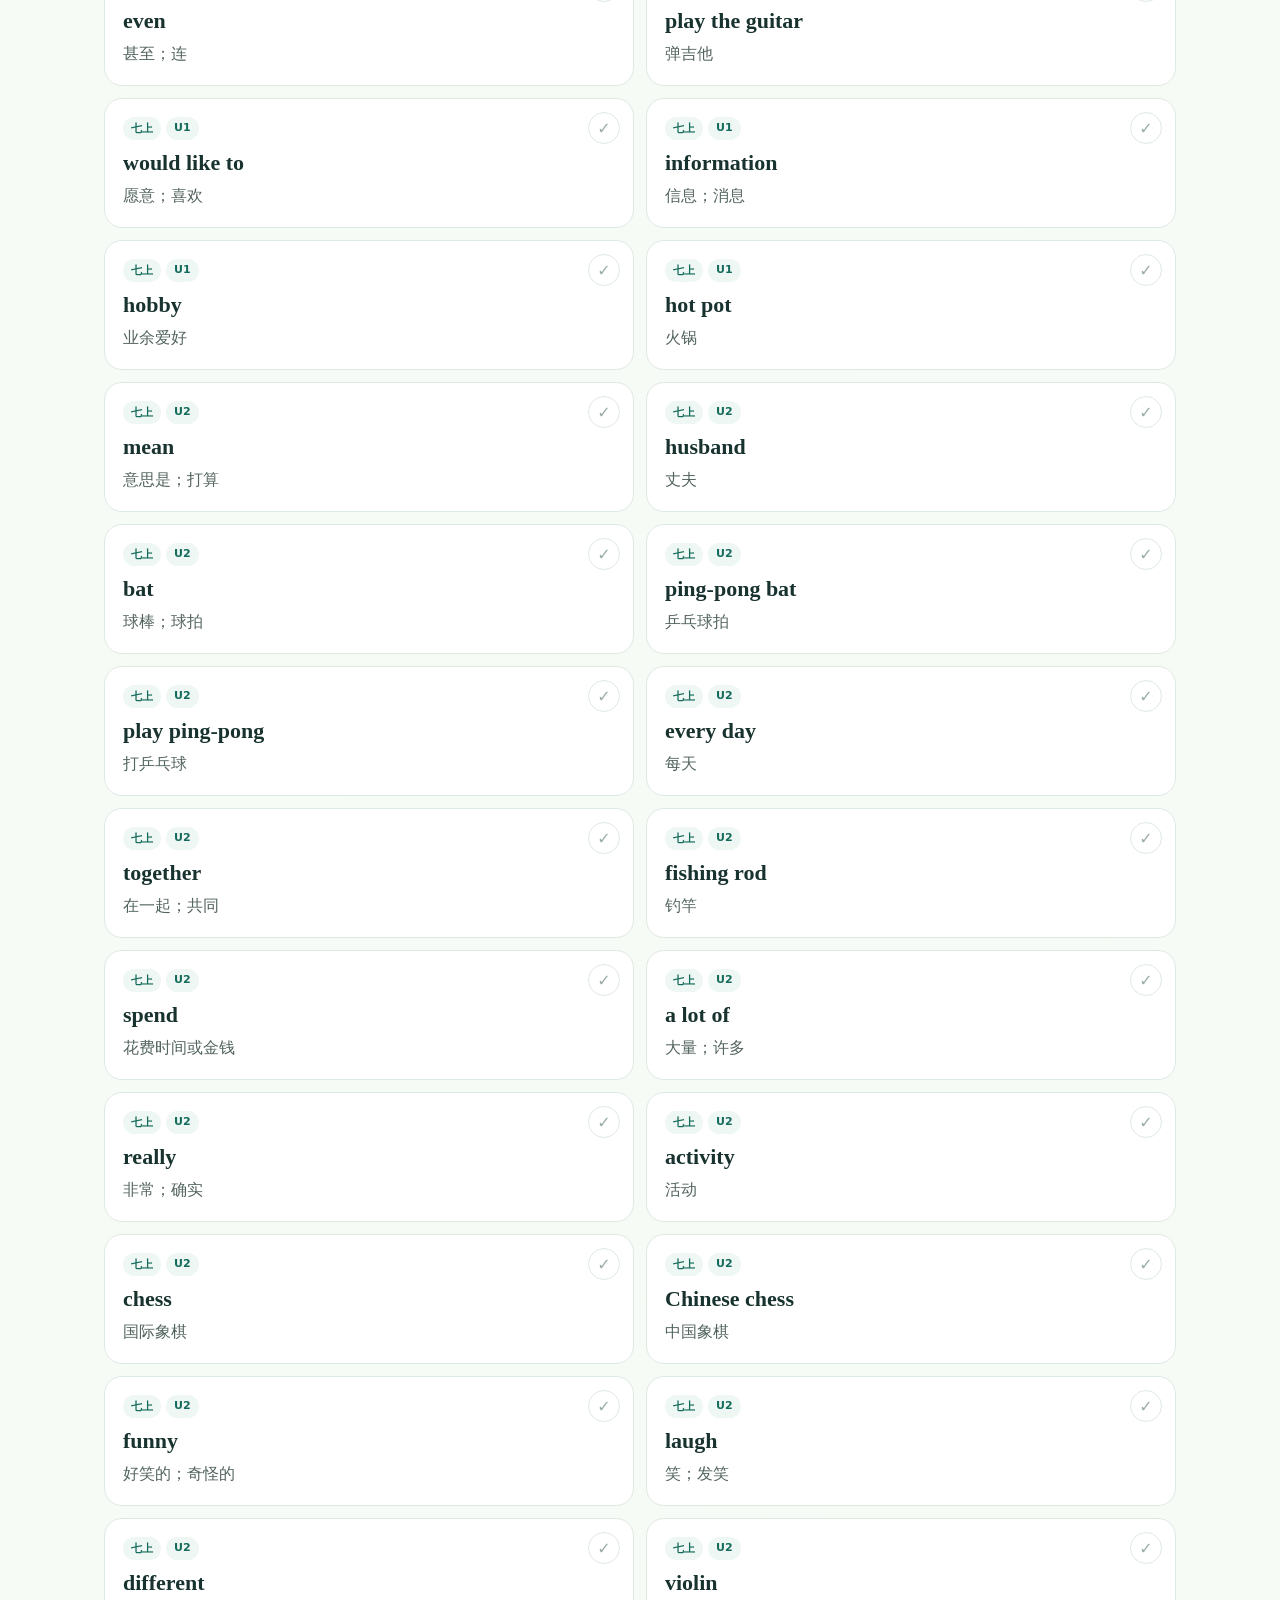
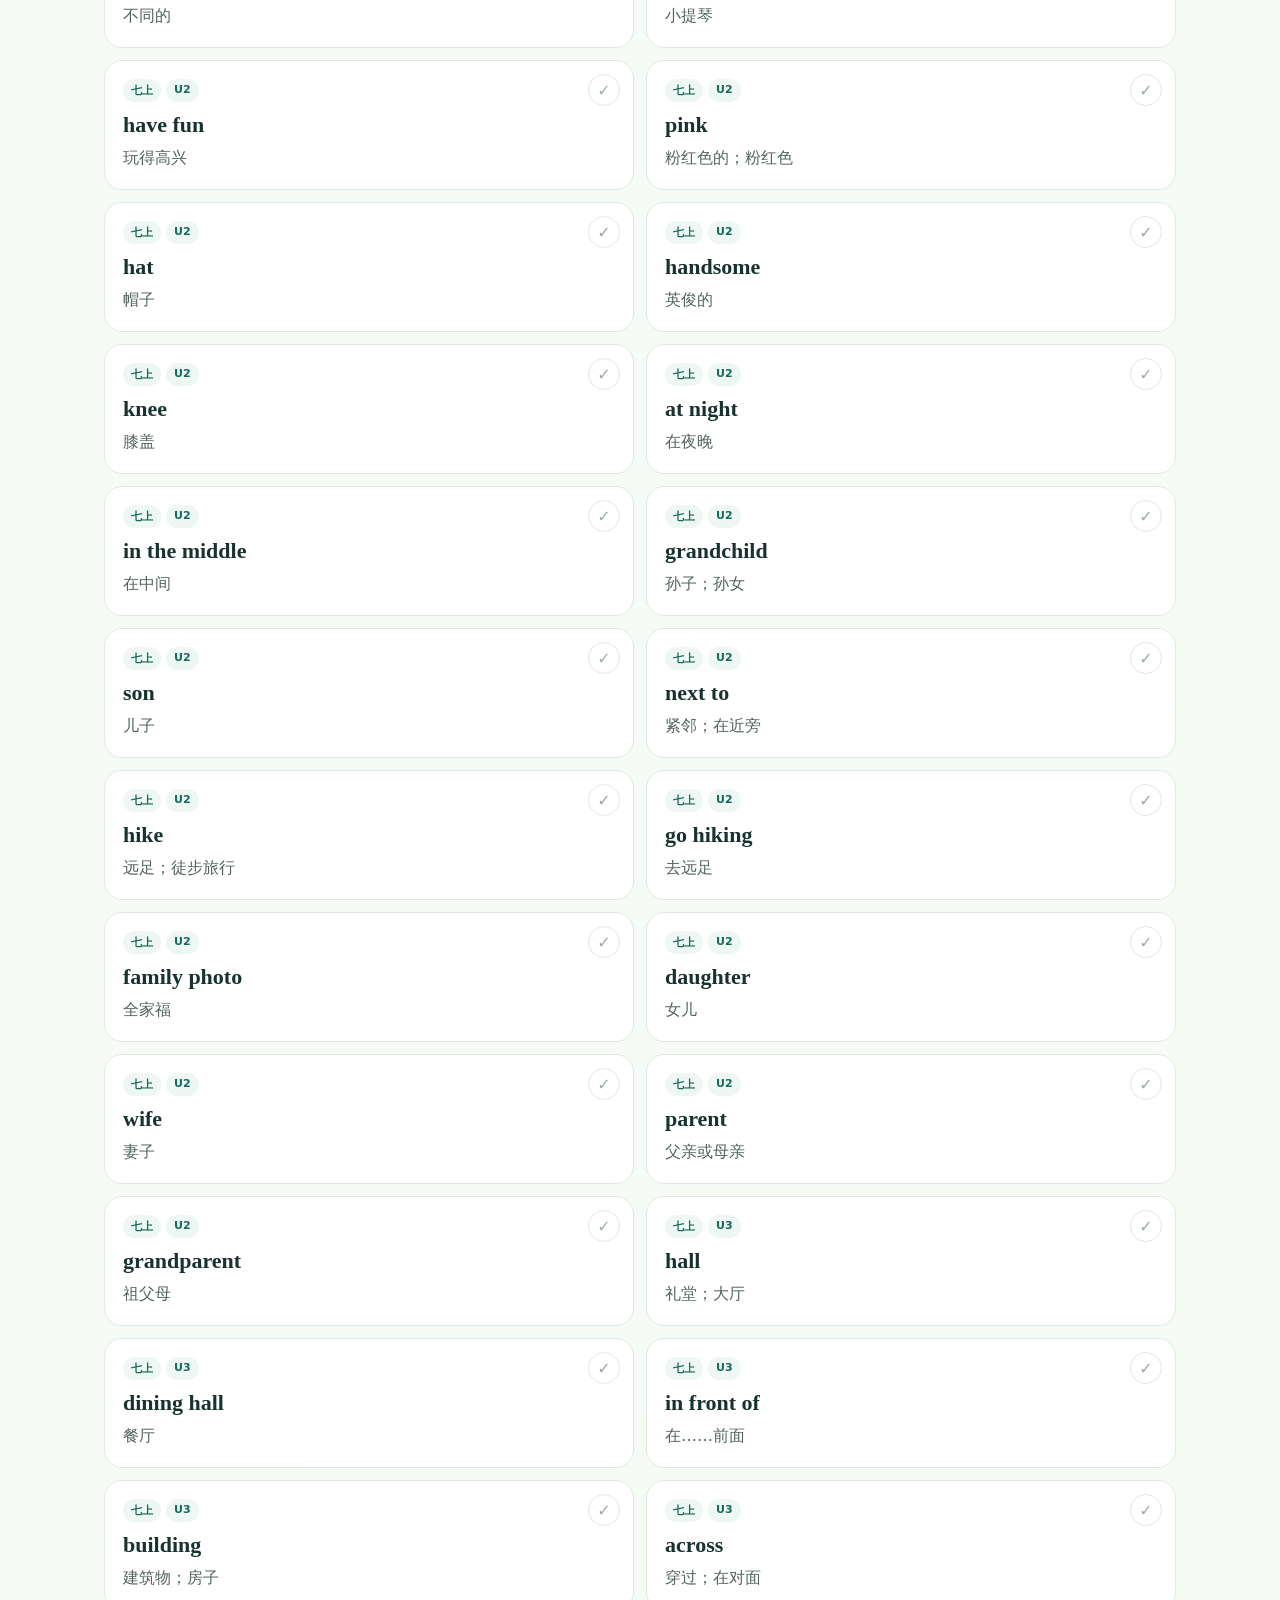
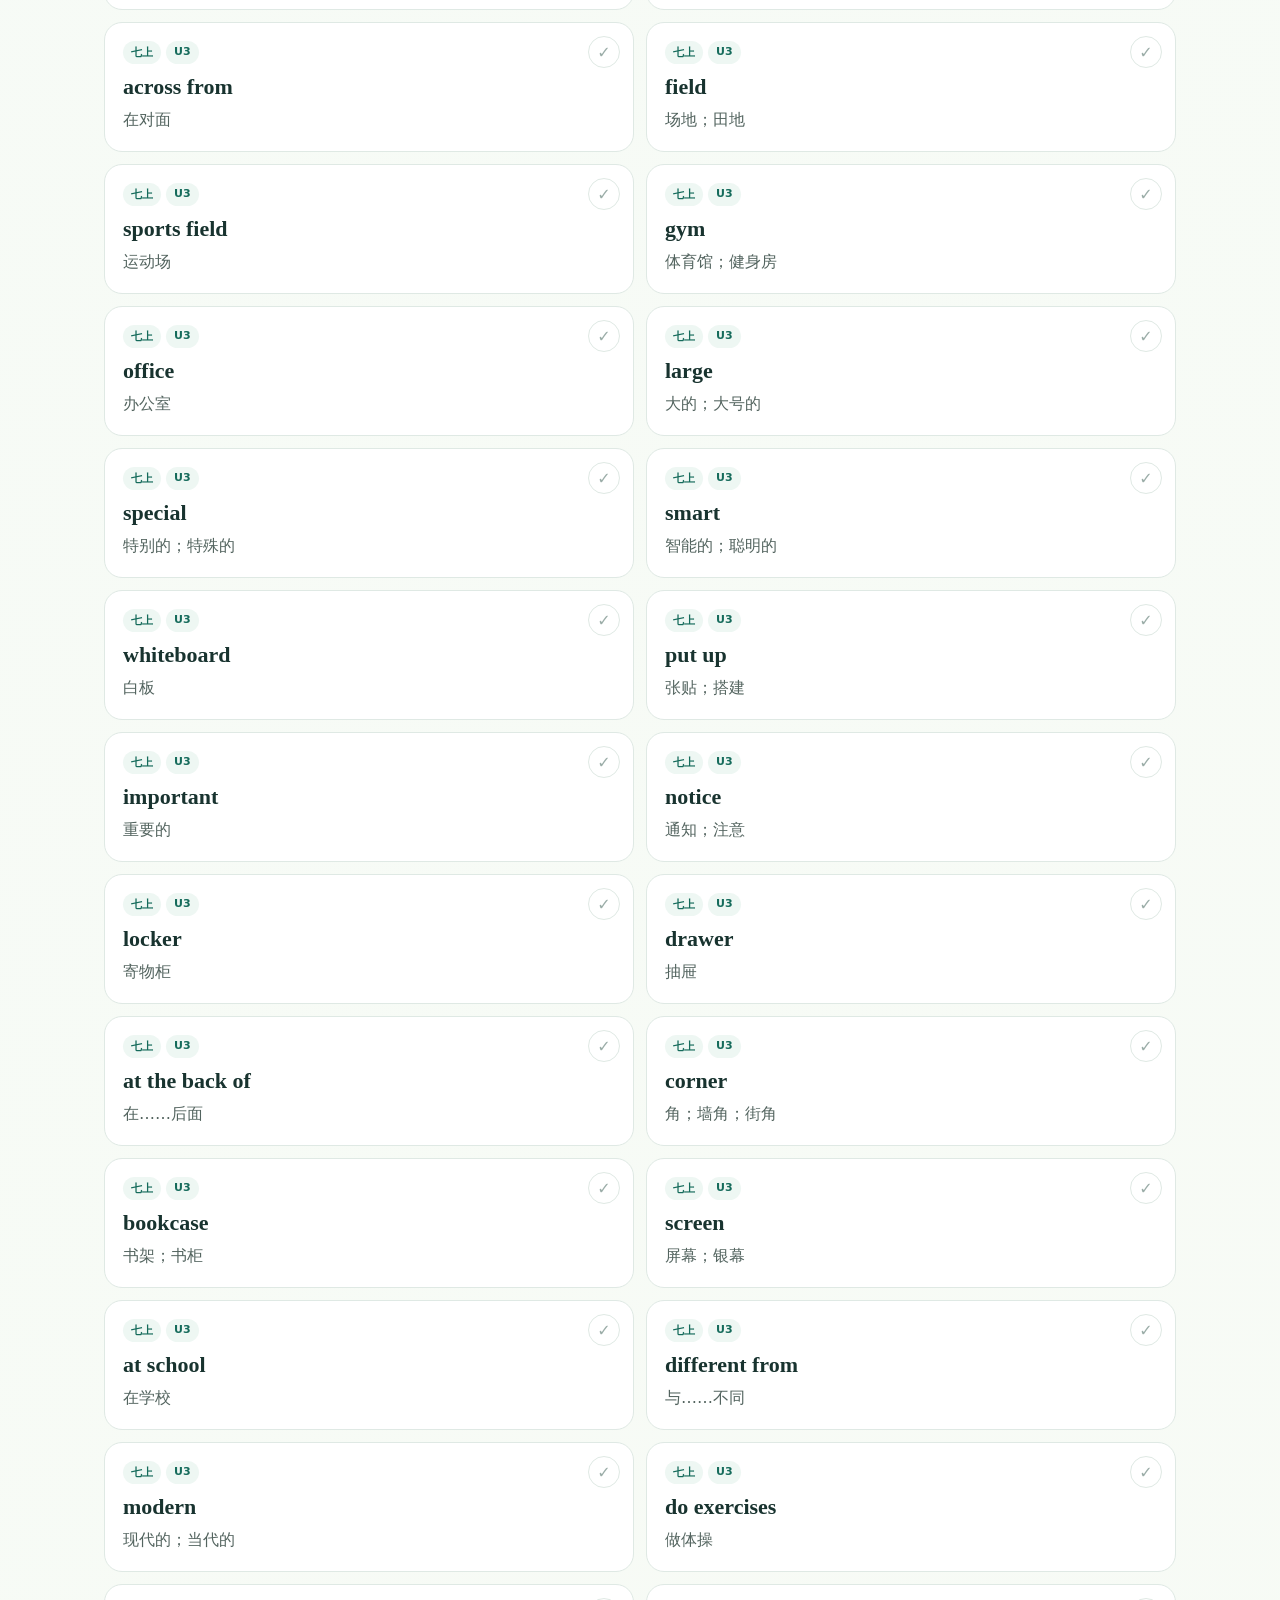
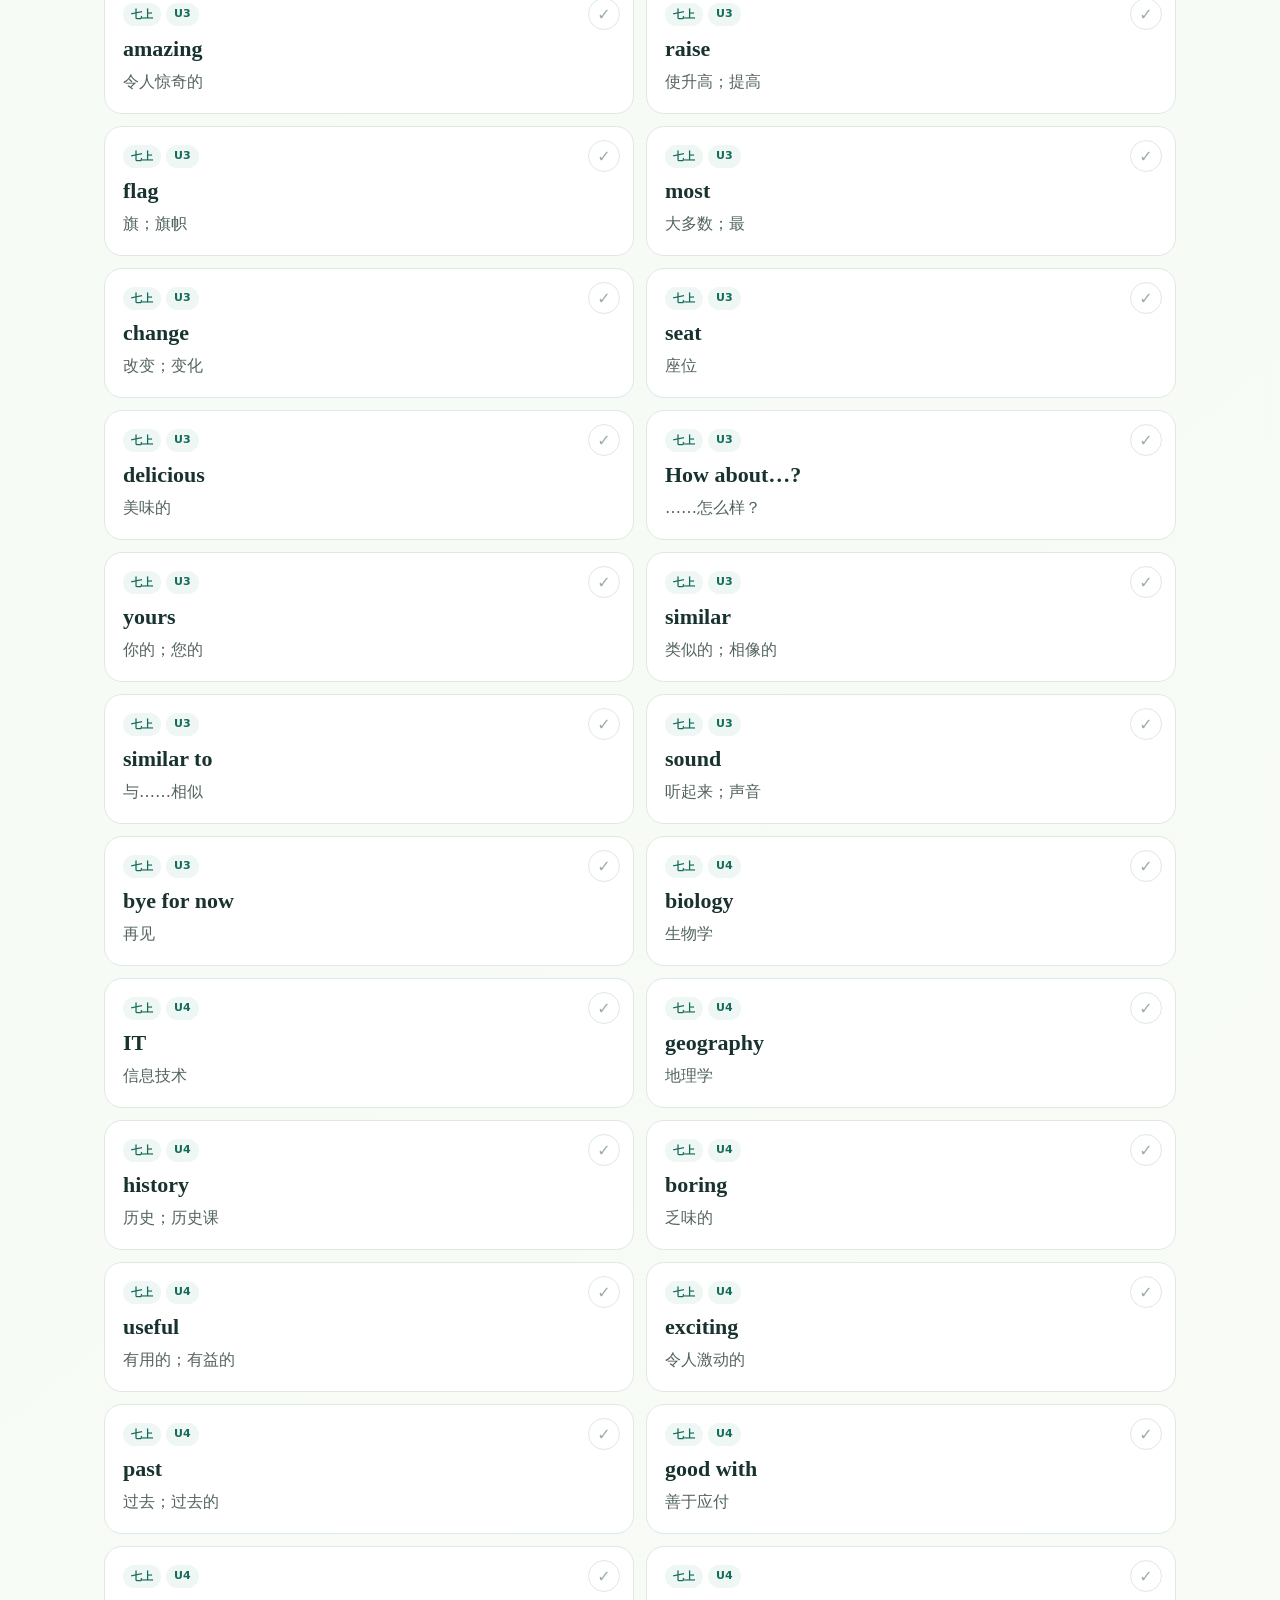
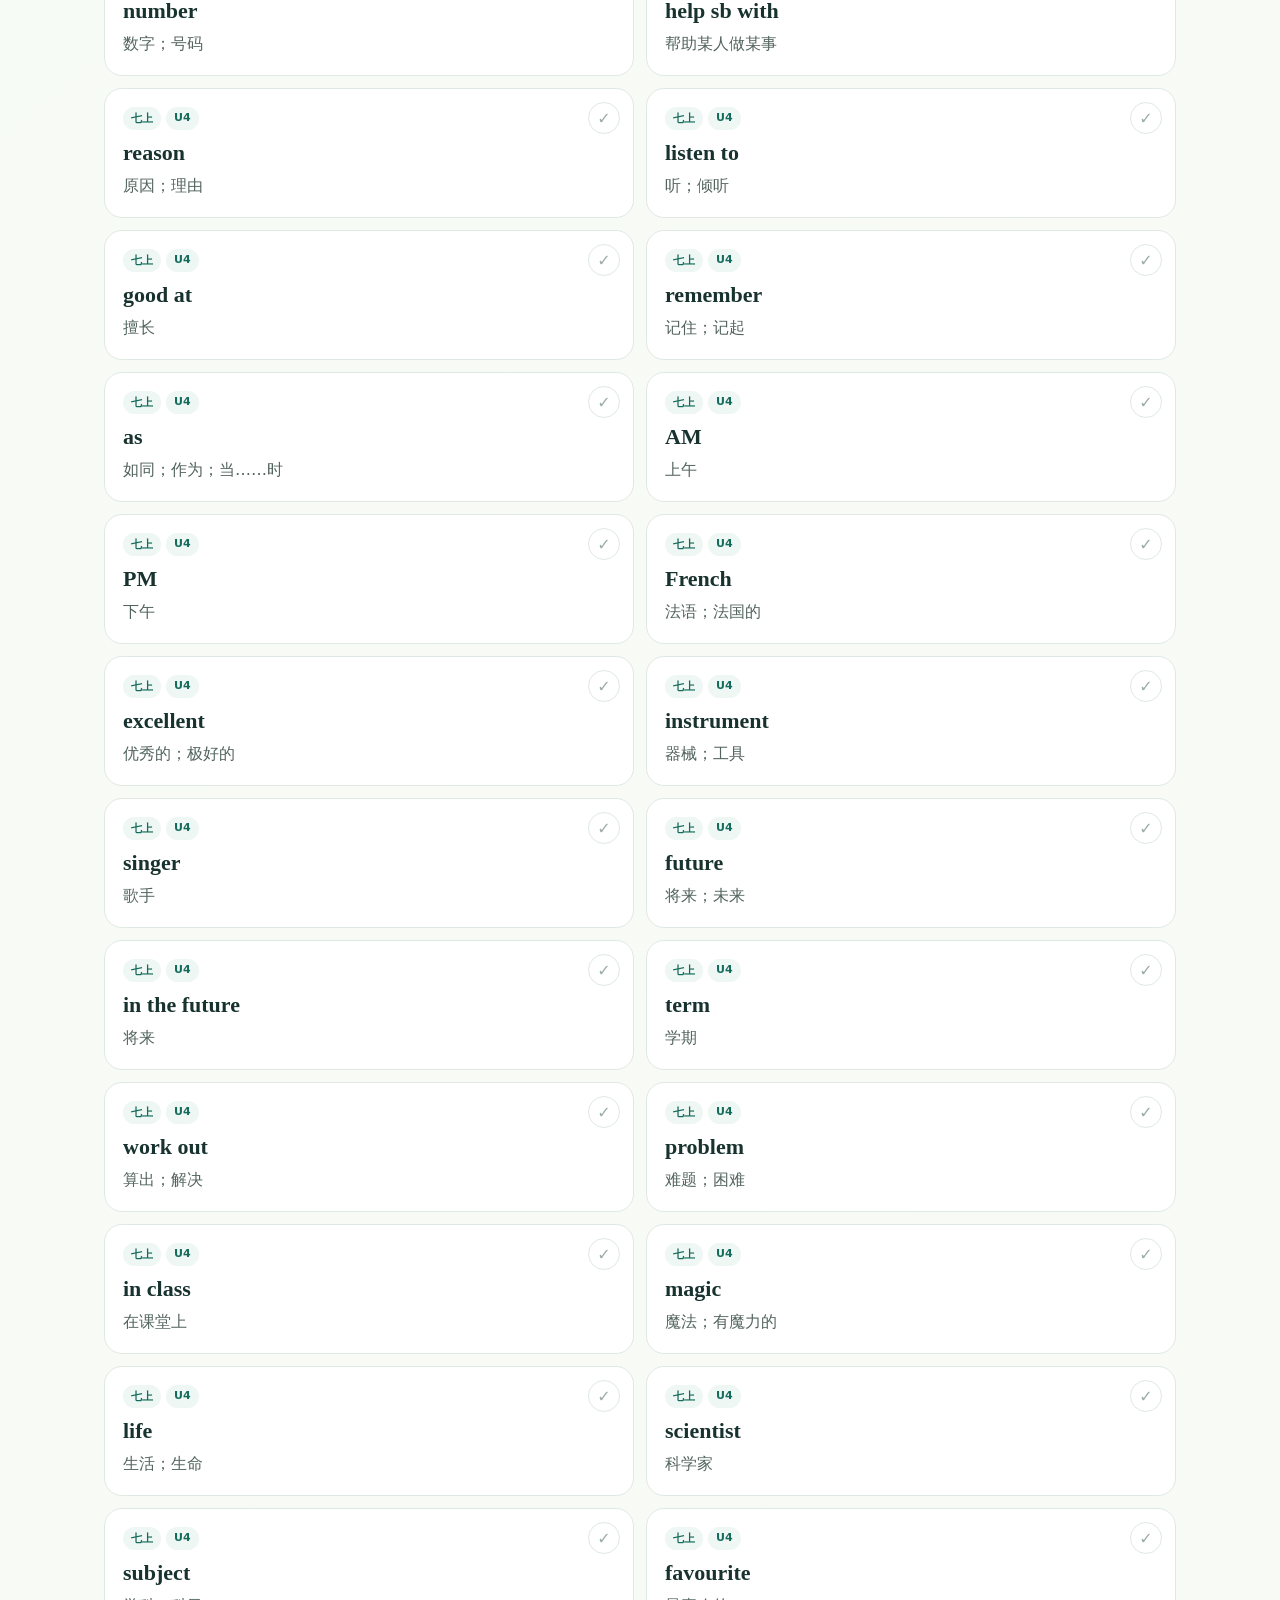
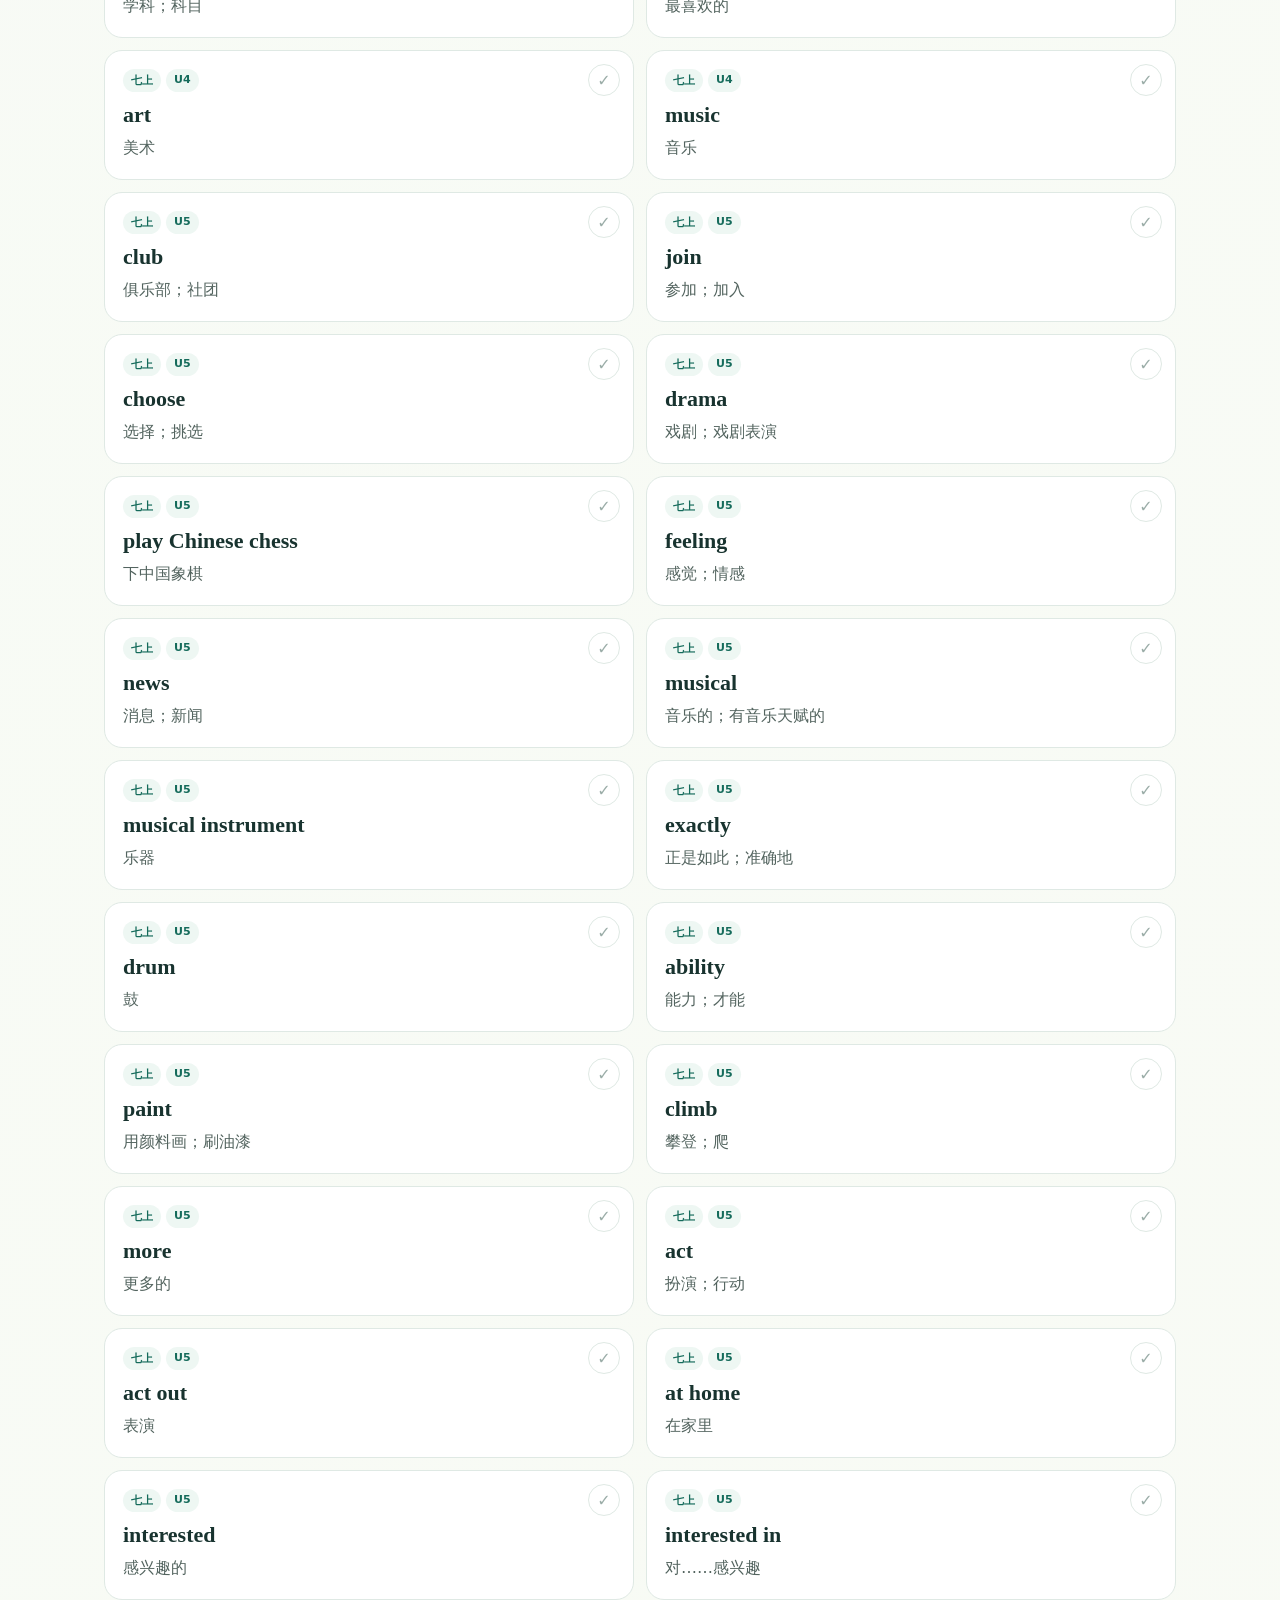
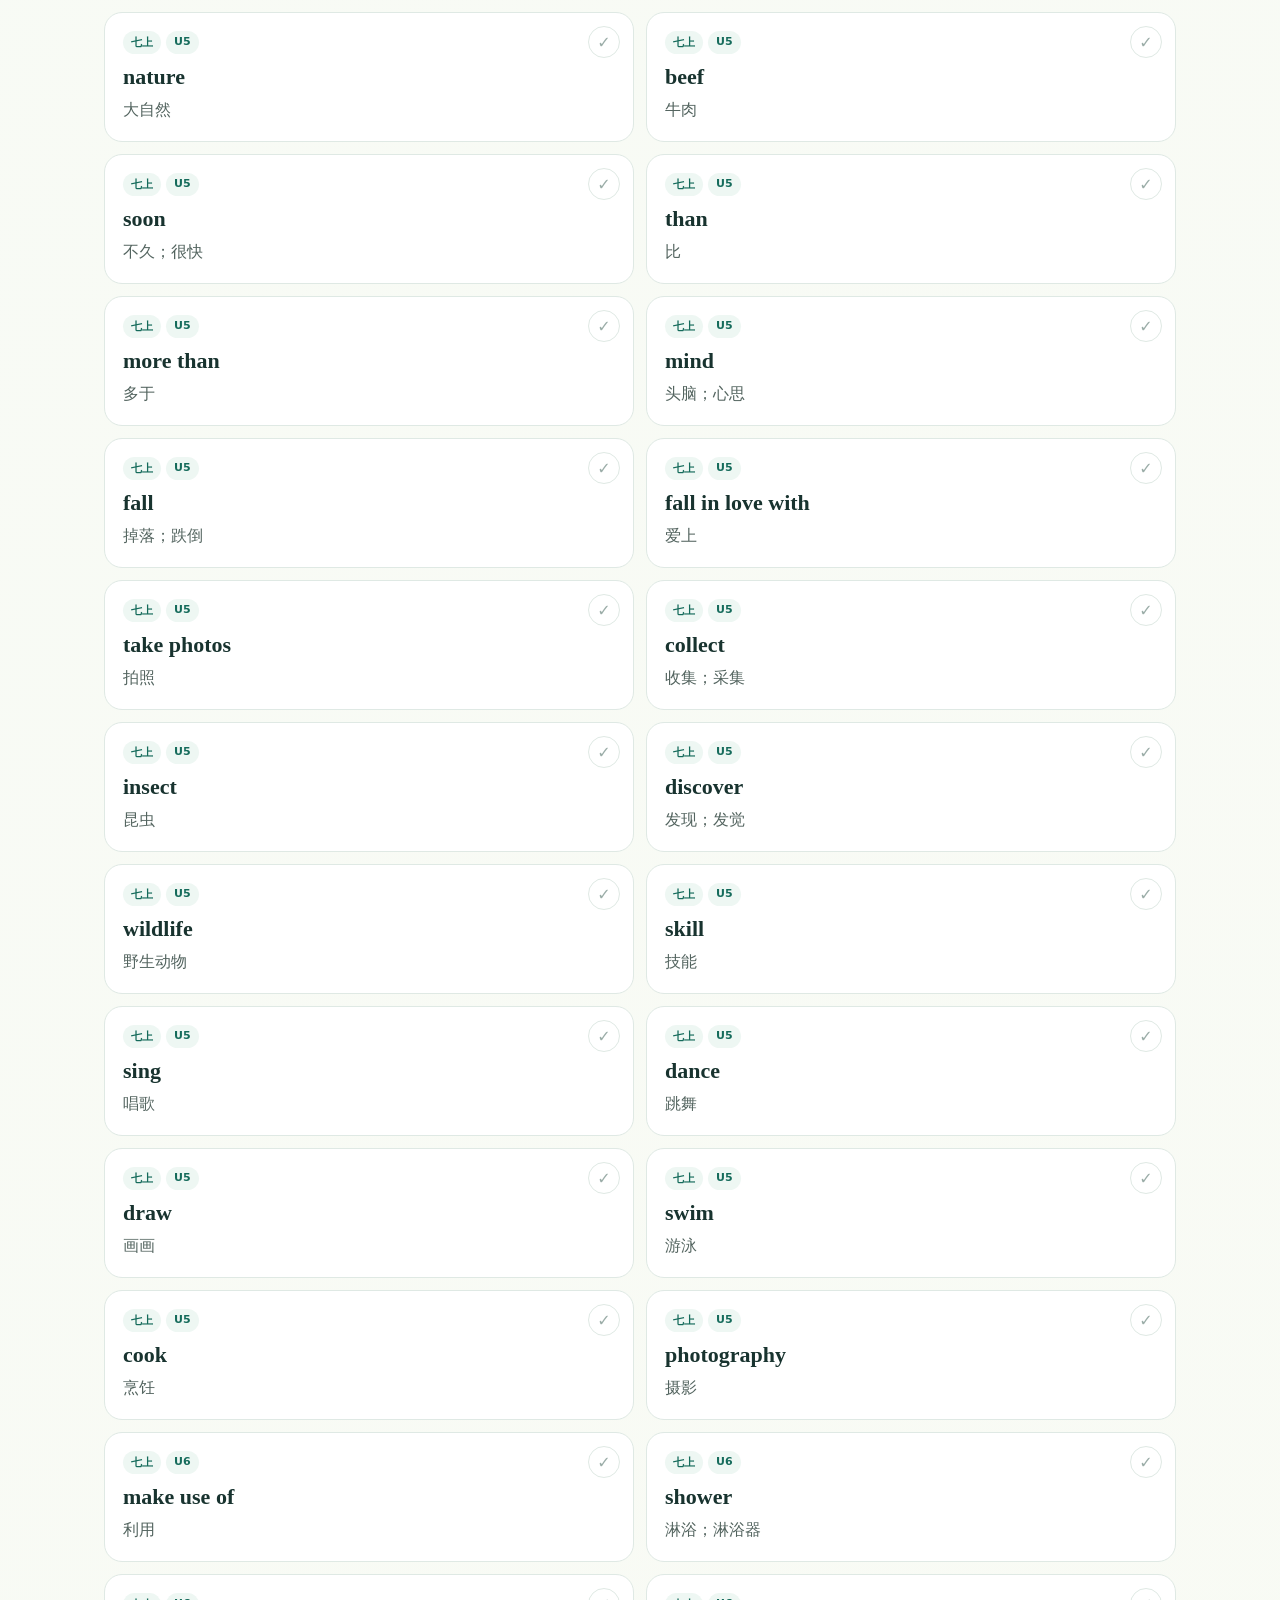
<file: zhongkao-english/index.html>
<!doctype html><html lang="zh-CN"><head><meta charset="UTF-8"><meta name="viewport" content="width=device-width,initial-scale=1,viewport-fit=cover"><meta name="theme-color" content="#156b5b"><meta name="apple-mobile-web-app-capable" content="yes"><meta name="apple-mobile-web-app-title" content="新版人教英语背诵"><link rel="manifest" href="manifest.webmanifest"><link rel="icon" href="app-icon.svg"><title>新版人教七年级英语背诵</title><style>:root{--g:#156b5b;--ink:#18332f;--muted:#687b76;--line:#dfe9e4;--y:#ffd76d}*{box-sizing:border-box}body{margin:0;background:linear-gradient(140deg,#f5fbf7,#fffaf0);color:var(--ink);font-family:"Microsoft YaHei","PingFang SC",system-ui,sans-serif}.wrap{max-width:1100px;margin:auto;padding:20px 14px 60px}header{display:flex;justify-content:space-between;align-items:end;gap:18px;margin-bottom:18px}.ey{font-size:12px;letter-spacing:.16em;color:var(--g);font-weight:800}h1{font-family:Georgia,serif;font-size:clamp(34px,5vw,56px);line-height:1;margin:7px 0}.sub{color:var(--muted)}.stats{display:flex;gap:8px}.stat{background:#fff8e6;border:1px solid #f2dda1;border-radius:16px;padding:10px 14px;text-align:center;min-width:82px}.stat b{display:block;font-size:21px}.stat span{font-size:11px;color:var(--muted)}.tools{position:sticky;top:5px;z-index:4;background:#fffffff2;border:1px solid var(--line);border-radius:20px;padding:11px;display:flex;flex-wrap:wrap;gap:7px;box-shadow:0 12px 32px #1d473e15;backdrop-filter:blur(12px)}button,select,input{font:inherit;border:0;border-radius:10px;padding:10px 12px}button,select{background:#edf4f1;color:var(--ink);font-weight:700}button.active{background:var(--g);color:#fff}input{flex:1;min-width:170px;border:1px solid var(--line);background:#fff}.modes{display:flex;gap:6px;width:100%}.modes button{flex:1}.random{background:var(--y)}.count{font-size:13px;color:var(--muted);margin:14px 3px 8px}.grid{display:grid;grid-template-columns:repeat(2,minmax(0,1fr));gap:12px}.card{position:relative;background:#fff;border:1px solid var(--line);border-radius:18px;padding:18px 50px 17px 18px;min-height:130px}.tags{display:flex;gap:5px;margin-bottom:10px}.tag{background:#eef7f3;color:var(--g);border-radius:99px;padding:4px 8px;font-size:11px;font-weight:800}.en{font-family:Georgia,serif;font-size:22px;font-weight:700;margin-bottom:8px}.cn{color:#53645f;line-height:1.5}.cover{filter:blur(9px);user-select:none}.done{position:absolute;right:13px;top:13px;width:32px;height:32px;padding:0;background:#fff;border:1px solid var(--line);color:#9bada8;border-radius:50%}.done.yes{background:var(--g);color:#fff}.empty{grid-column:1/-1;text-align:center;padding:50px;color:var(--muted)}footer{text-align:center;color:var(--muted);font-size:12px;margin-top:25px}@media(max-width:700px){header{align-items:flex-start;flex-direction:column}.stats{width:100%}.stat{flex:1}.grid{grid-template-columns:1fr}h1{font-size:38px}}</style></head><body><main class="wrap"><header><div><div class="ey">2024–2025 新版人教版</div><h1>七年级英语背诵卡</h1><div class="sub">七上＋七下 · 按册、单元复习</div></div><div class="stats"><div class="stat"><b id="shown">0</b><span>当前词汇</span></div><div class="stat"><b id="doneN">0</b><span>已掌握</span></div></div></header><section class="tools"><button class="kind active" data-kind="word">单词</button><button class="kind" data-kind="phrase">短句</button><button class="kind" data-kind="grammar">核心语法</button><button class="kind" data-kind="exam">必考知识点</button><div style="flex-basis:100%"></div><button class="book active" data-book="all">全部</button><button class="book" data-book="七上">七上</button><button class="book" data-book="七下">七下</button><select id="unit"><option value="all">全部单元</option></select><input id="q" placeholder="搜索英文或中文…"><button id="rand" class="random">↻ 随机</button><div class="modes"><button class="mode active" data-mode="show">全显示</button><button class="mode" data-mode="hide-cn">遮中文</button><button class="mode" data-mode="hide-en">遮英文</button></div></section><div id="count" class="count"></div><section id="grid" class="grid"></section><footer>点击模糊内容可揭示；掌握标记自动保存在本机。<br>词汇按新版教材单元整理，已排除多数人名等非重点专名。</footer></main><script src="bundle.js?v=7"></script><script>let kind="word",book="all",unit="all",mode="show",items=STUDY.slice();const mastered=new Set(JSON.parse(localStorage.getItem("vocabMastered")||"[]")),grid=document.getElementById("grid"),q=document.getElementById("q"),unitSel=document.getElementById("unit");function key(x){return x.kind+"|"+x.book+"|"+x.unit+"|"+x.en}function units(){let a=[...new Map(STUDY.filter(x=>x.kind===kind&&(book==="all"||x.book===book)).map(x=>[x.book+"|"+x.unit,x])).values()];unitSel.innerHTML='<option value="all">全部单元</option>'+a.map(x=>'<option value="'+x.book+"|"+x.unit+'">'+x.book+" "+x.unit+" · "+x.title+"</option>").join("");unit="all"}function render(){let s=q.value.trim().toLowerCase(),v=items.filter(x=>x.kind===kind&&(book==="all"||x.book===book)&&(unit==="all"||x.book+"|"+x.unit===unit)&&(x.en+" "+x.cn).toLowerCase().includes(s));grid.innerHTML=v.length?"":'<div class="empty">没有匹配内容</div>';v.forEach(x=>{let k=key(x),c=document.createElement("article");c.className="card";c.innerHTML='<div class="tags"><span class="tag">'+x.book+'</span><span class="tag">'+x.unit+'</span></div><button class="done '+(mastered.has(k)?"yes":"")+'">✓</button><div class="en '+(mode==="hide-en"?"cover":"")+'">'+x.en+'</div><div class="cn '+(mode==="hide-cn"?"cover":"")+'">'+x.cn+'</div>';c.querySelector(".done").onclick=()=>{mastered.has(k)?mastered.delete(k):mastered.add(k);localStorage.setItem("vocabMastered",JSON.stringify([...mastered]));render()};c.querySelectorAll(".cover").forEach(e=>e.onclick=()=>e.classList.remove("cover"));grid.append(c)});document.getElementById("shown").textContent=v.length;document.getElementById("doneN").textContent=mastered.size;document.getElementById("count").textContent="显示 "+v.length+" 项 · 本类共 "+STUDY.filter(x=>x.kind===kind).length+" 项"}document.querySelectorAll(".kind").forEach(b=>b.onclick=()=>{kind=b.dataset.kind;document.querySelectorAll(".kind").forEach(x=>x.classList.toggle("active",x===b));units();render()});document.querySelectorAll(".book").forEach(b=>b.onclick=()=>{book=b.dataset.book;document.querySelectorAll(".book").forEach(x=>x.classList.toggle("active",x===b));units();render()});document.querySelectorAll(".mode").forEach(b=>b.onclick=()=>{mode=b.dataset.mode;document.querySelectorAll(".mode").forEach(x=>x.classList.toggle("active",x===b));render()});unitSel.onchange=()=>{unit=unitSel.value;render()};q.oninput=render;document.getElementById("rand").onclick=()=>{items.sort(()=>Math.random()-.5);render()};units();render();if("serviceWorker"in navigator)addEventListener("load",()=>navigator.serviceWorker.register("sw.js?v=7"));</script></body></html>
</file>
<file: styles.css>
:root{--ink:#243c43;--green:#70906f;--orange:#ee9d54}*{box-sizing:border-box}body{margin:0;min-height:100vh;color:var(--ink);font-family:"Segoe UI","Microsoft YaHei",sans-serif;background:radial-gradient(circle at 18% 12%,#fff8ce 0 8%,transparent 30%),linear-gradient(135deg,#e1efe0,#f5efdc 55%,#dbe9ec)}body:before{content:"";position:fixed;inset:0;opacity:.18;pointer-events:none;background-image:linear-gradient(#617d6b 1px,transparent 1px),linear-gradient(90deg,#617d6b 1px,transparent 1px);background-size:28px 28px}.shell{width:min(1180px,96vw);margin:auto;padding:22px 0 28px;position:relative}header,.brand,.header-actions,.scorebar,.learn-strip{display:flex;align-items:center}header{justify-content:space-between;margin-bottom:18px}.brand{gap:12px}.logo{width:52px;height:52px;display:grid;place-items:center;background:#8a70a8;color:white;border:2px solid var(--ink);border-radius:15px;box-shadow:4px 4px 0 var(--ink);font-weight:900;font-size:20px}.brand h1{margin:0;letter-spacing:2px;font-size:1.35rem}.brand small{font-size:.62rem;letter-spacing:2px;color:#6c817c}.header-actions{gap:8px}.header-actions button{width:40px;height:40px;border:2px solid var(--ink);border-radius:50%;background:#fffdf4;font-weight:900;font-size:18px;cursor:pointer}.game-wrap{display:grid;grid-template-columns:190px minmax(420px,680px) 170px;gap:20px;justify-content:center;align-items:start}.side{padding-top:60px}.tag{display:inline-block;padding:5px 10px;border-radius:15px;background:#f1bd59;border:2px solid var(--ink);font-size:.68rem;font-weight:900}.side h2{font-size:2rem;line-height:1.05;margin:13px 0}.side h2 em{font-style:normal;color:#d36f47}.side>p,.tips p{color:#687c79;font-size:.82rem;line-height:1.65}.level-switch{display:flex;background:#d8dfd0;border-radius:12px;padding:4px;margin:18px 0}.level-switch button{flex:1;border:0;padding:8px;border-radius:9px;background:transparent;color:#66766e;font-weight:800;cursor:pointer}.level-switch button.active{background:var(--ink);color:white}.mission{background:#fffaf0;border:2px solid var(--ink);border-radius:16px;padding:13px;box-shadow:5px 5px 0 #c9d3bf}.mission b,.mission span{display:block;font-size:.75rem}.mission span{margin:7px 0}.mission div{height:8px;border-radius:8px;background:#dbe2d5;overflow:hidden}.mission i{display:block;height:100%;width:0;background:#ee9d54;transition:.3s}.board-card{position:relative;background:rgba(237,239,218,.88);border:3px solid var(--ink);border-radius:30px;padding:14px;box-shadow:0 12px 0 #96a995,0 20px 35px rgba(49,70,64,.22)}.scorebar{justify-content:space-around;background:#fffaf0;border:2px solid var(--ink);border-radius:18px;padding:8px 12px;margin-bottom:12px}.scorebar div{text-align:center;min-width:70px}.scorebar small,.learn-strip small{display:block;font-size:.58rem;letter-spacing:1.4px;color:#758783;font-weight:900}.scorebar strong{font-size:1.35rem}.score strong{color:#d56d46}.board{display:grid;grid-template-columns:repeat(7,1fr);gap:7px;padding:10px;background:rgba(107,133,109,.18);border-radius:20px;min-height:500px}.tile{aspect-ratio:1;border:0;border-radius:15px;position:relative;cursor:pointer;box-shadow:inset 0 2px 1px rgba(255,255,255,.65),0 5px 0 var(--edge);color:#23434a;display:flex;flex-direction:column;align-items:center;justify-content:center;padding:3px;transition:transform .12s,opacity .2s;font-weight:900;overflow:hidden}.tile:before{content:"";position:absolute;inset:3px;border-radius:12px;border:1px solid rgba(255,255,255,.5)}.tile:hover{transform:translateY(-2px)}.tile .ico{font-size:clamp(17px,2.5vw,25px);line-height:1}.tile .word{font:800 clamp(9px,1.25vw,13px) Georgia,serif;margin-top:3px;z-index:1}.tile.popping{animation:pop .34s forwards}.tile.hint{animation:pulse .7s 2}.c0{background:#91d6d2;--edge:#68aaa8}.c1{background:#efacc0;--edge:#c9869c}.c2{background:#f2cc62;--edge:#caa949}.c3{background:#a7cd8b;--edge:#7eaa68}.c4{background:#b6a1d4;--edge:#8a73ae}.c5{background:#f2a86d;--edge:#c87c47}.combo{position:absolute;left:50%;top:47%;transform:translate(-50%,-50%) scale(.6);z-index:5;opacity:0;color:white;text-shadow:0 3px 0 var(--ink);font-size:2rem;font-weight:1000;pointer-events:none}.combo.show{animation:combo .75s}.learn-strip{gap:11px;background:#fffaf0;border:2px solid var(--ink);border-radius:17px;margin-top:13px;padding:10px 14px;min-height:72px}.learn-strip>span{font-size:26px}.learn-strip div{flex:1}.learn-strip b{font-size:1rem}.learn-strip p{margin:2px 0 0;color:#71827d;font-size:.72rem}.learn-strip button{border:0;background:#dfe8d9;width:38px;height:38px;border-radius:50%;cursor:pointer}.streak{background:#fff5da;border:2px solid var(--ink);border-radius:18px;text-align:center;padding:18px;box-shadow:5px 5px 0 #e0c999}.streak span{font-size:30px;display:block}.streak small{display:block;color:#7d877d}.streak strong{font-size:2rem}.tips{margin:15px 0;padding:14px;border-left:4px solid #e5a35a;background:rgba(255,255,255,.38)}.side.right button{width:100%;border:2px solid var(--ink);border-radius:12px;padding:10px;margin-top:9px;background:#fffaf0;font-weight:800;cursor:pointer;box-shadow:3px 3px 0 var(--ink)}footer{text-align:center;color:#70817d;font-size:.72rem;margin-top:22px}.modal{position:fixed;inset:0;background:rgba(28,52,55,.7);display:grid;place-items:center;z-index:20;padding:18px}.modal.hidden{display:none}.modal-card{width:min(390px,92vw);text-align:center;background:#fff8e8;border:3px solid var(--ink);border-radius:26px;padding:32px;box-shadow:10px 10px 0 #e5b24f}.modal-card>div:first-child{font-size:55px}.modal-card h2{margin:8px;font-size:2rem}.modal-card p{line-height:1.6;color:#657b77}.modal-card button{background:#e9814f;color:white;border:2px solid var(--ink);box-shadow:4px 4px 0 var(--ink);border-radius:12px;padding:12px 26px;font-weight:900;cursor:pointer}@keyframes pop{50%{transform:scale(1.18);filter:brightness(1.25)}100%{transform:scale(0);opacity:0}}@keyframes combo{0%{opacity:0;transform:translate(-50%,-50%) scale(.6)}35%{opacity:1;transform:translate(-50%,-50%) scale(1.18)}100%{opacity:0;transform:translate(-50%,-70%) scale(1)}}@keyframes pulse{50%{transform:scale(1.1);filter:brightness(1.2)}}
@media(max-width:900px){.game-wrap{grid-template-columns:minmax(0,660px)}.side.left{display:grid;grid-template-columns:1fr 1fr;gap:12px;padding:0}.side.left h2,.side.left>p,.tag{display:none}.level-switch{margin:0}.mission{padding:9px}.side.right{padding:0;display:flex;gap:8px}.streak,.tips{display:none}.side.right button{margin:0}.board{min-height:auto}.tile{border-radius:12px}.board-card{border-radius:24px}}@media(max-width:540px){.shell{width:100%;padding:12px 8px}.brand h1{font-size:1.05rem}.logo{width:43px;height:43px}.brand small{display:none}.game-wrap{gap:10px}.board-card{padding:8px;border-radius:20px;box-shadow:0 7px 0 #96a995}.board{grid-template-columns:repeat(6,1fr);gap:5px;padding:7px}.tile .word{font-size:9px}.scorebar{margin-bottom:7px}.learn-strip{margin-top:8px}.side.left{grid-template-columns:1fr}.mission{display:none}}
.board{touch-action:none;user-select:none}.tile.selected{transform:scale(1.1);filter:brightness(1.2);outline:4px solid #fff;z-index:3}.level-switch{flex-wrap:wrap}.level-switch button{min-width:45%}
.scorebar{gap:4px}.scorebar>div{min-width:58px}.flower-burst{font-size:46px!important;letter-spacing:4px;animation:bouquetPop 1.1s ease both}.reward-card{overflow:hidden;background:radial-gradient(circle at 50% 12%,#fff 0 10%,transparent 35%),linear-gradient(160deg,#fff9e8,#ffe7ee)}.reward-card:before,.reward-card:after{content:"🌸";position:absolute;font-size:34px;animation:floatFlower 2s ease-in-out infinite}.reward-card:before{margin-left:-145px}.reward-card:after{content:"🌼";margin-left:105px;animation-delay:.4s}.reward-count{font-size:1.1rem!important;background:#fff;border:2px dashed #d97878;border-radius:14px;padding:9px;margin:12px auto 20px;color:#b54e62;font-weight:900}.modal.failed .reward-count{display:none}@keyframes bouquetPop{0%{transform:scale(.1) rotate(-18deg);opacity:0}65%{transform:scale(1.2) rotate(5deg)}100%{transform:scale(1) rotate(0);opacity:1}}@keyframes floatFlower{50%{transform:translateY(-12px) rotate(12deg)}}
@media(max-width:540px){.scorebar strong{font-size:1rem}.scorebar small{font-size:.5rem}.scorebar>div{min-width:45px}.board{gap:8px;padding:9px}.tile{border-radius:16px}.tile .ico{font-size:25px}.tile .word{font-size:12px}}

.tile .meaning{font-size:10px;color:#38504b;line-height:1.05;z-index:1;font-weight:700;margin-top:1px}
@media(max-width:540px){body{overflow:hidden}.shell{height:100dvh;display:flex;flex-direction:column;padding:6px}.shell header{margin-bottom:5px}.game-wrap{flex:1;min-height:0;display:flex;flex-direction:column;gap:5px}.side.left{flex:0 0 auto}.level-switch{margin:0;padding:2px}.level-switch button{padding:4px}.board-card{flex:1;min-height:0;display:flex;flex-direction:column;padding:6px}.scorebar{flex:0 0 auto;padding:4px;margin-bottom:4px}.board{flex:1;min-height:0;grid-template-rows:repeat(5,1fr);padding:6px;gap:5px}.tile{aspect-ratio:auto;min-height:0}.tile .ico{font-size:21px}.tile .word{font-size:10px;margin-top:1px}.tile .meaning{font-size:9px}.learn-strip{flex:0 0 auto;min-height:52px;padding:5px 9px;margin-top:5px}.learn-strip p{display:none}.side.right,footer{display:none}}

@media(max-width:540px){html,body{width:100%;max-width:none;margin:0}.shell{width:100vw!important;max-width:none!important;padding:3px!important}.shell header{height:44px;margin:0 3px 3px}.logo{width:36px;height:36px;border-radius:10px;font-size:16px}.brand h1{font-size:.95rem;letter-spacing:1px}.header-actions button{width:34px;height:34px}.side.left{width:100%}.level-switch{display:flex;flex-wrap:nowrap!important;overflow-x:auto;gap:3px;border-radius:9px;padding:3px}.level-switch button{min-width:68px!important;padding:5px 6px!important;font-size:11px}.game-wrap,.board-card{width:100%!important;max-width:none!important}.board-card{border-radius:14px;border-width:2px;box-shadow:0 5px 0 #96a995}.scorebar{border-radius:11px}.board{border-radius:12px}.learn-strip{border-radius:10px}}
</file>
